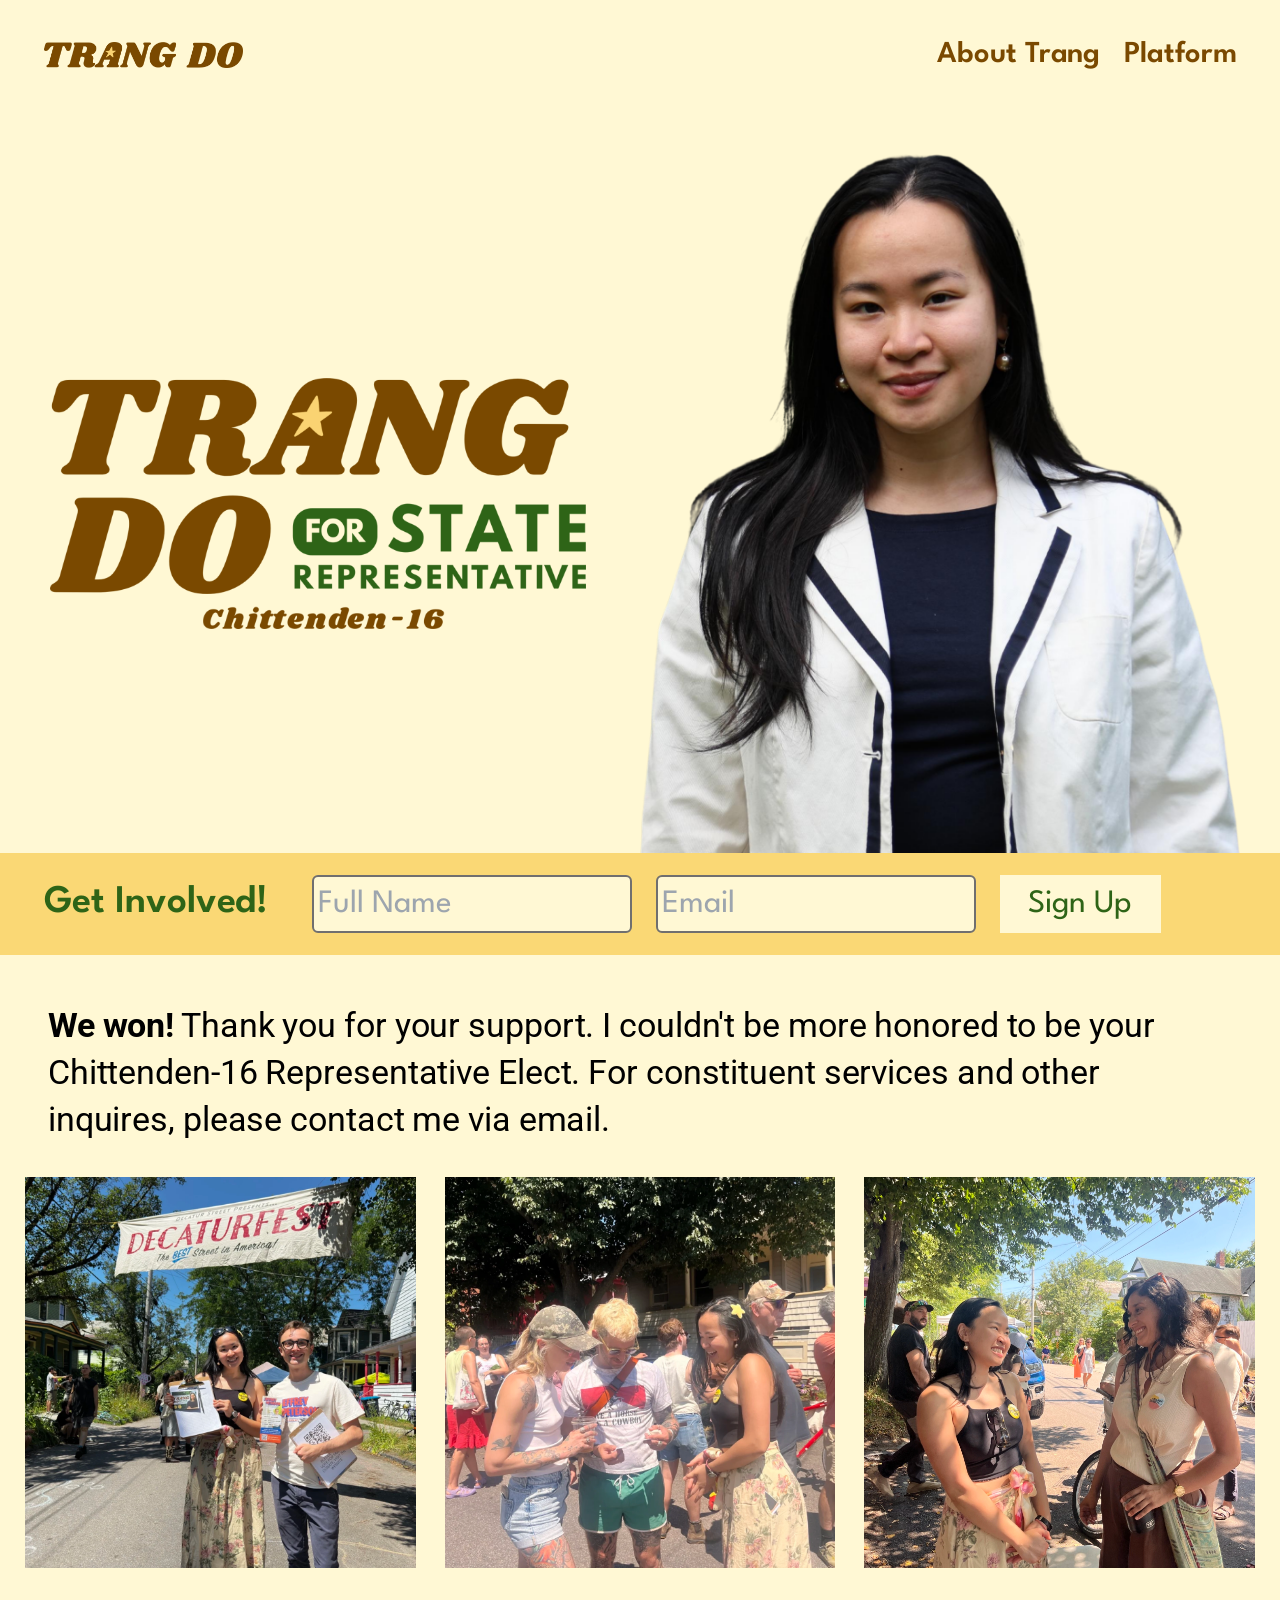
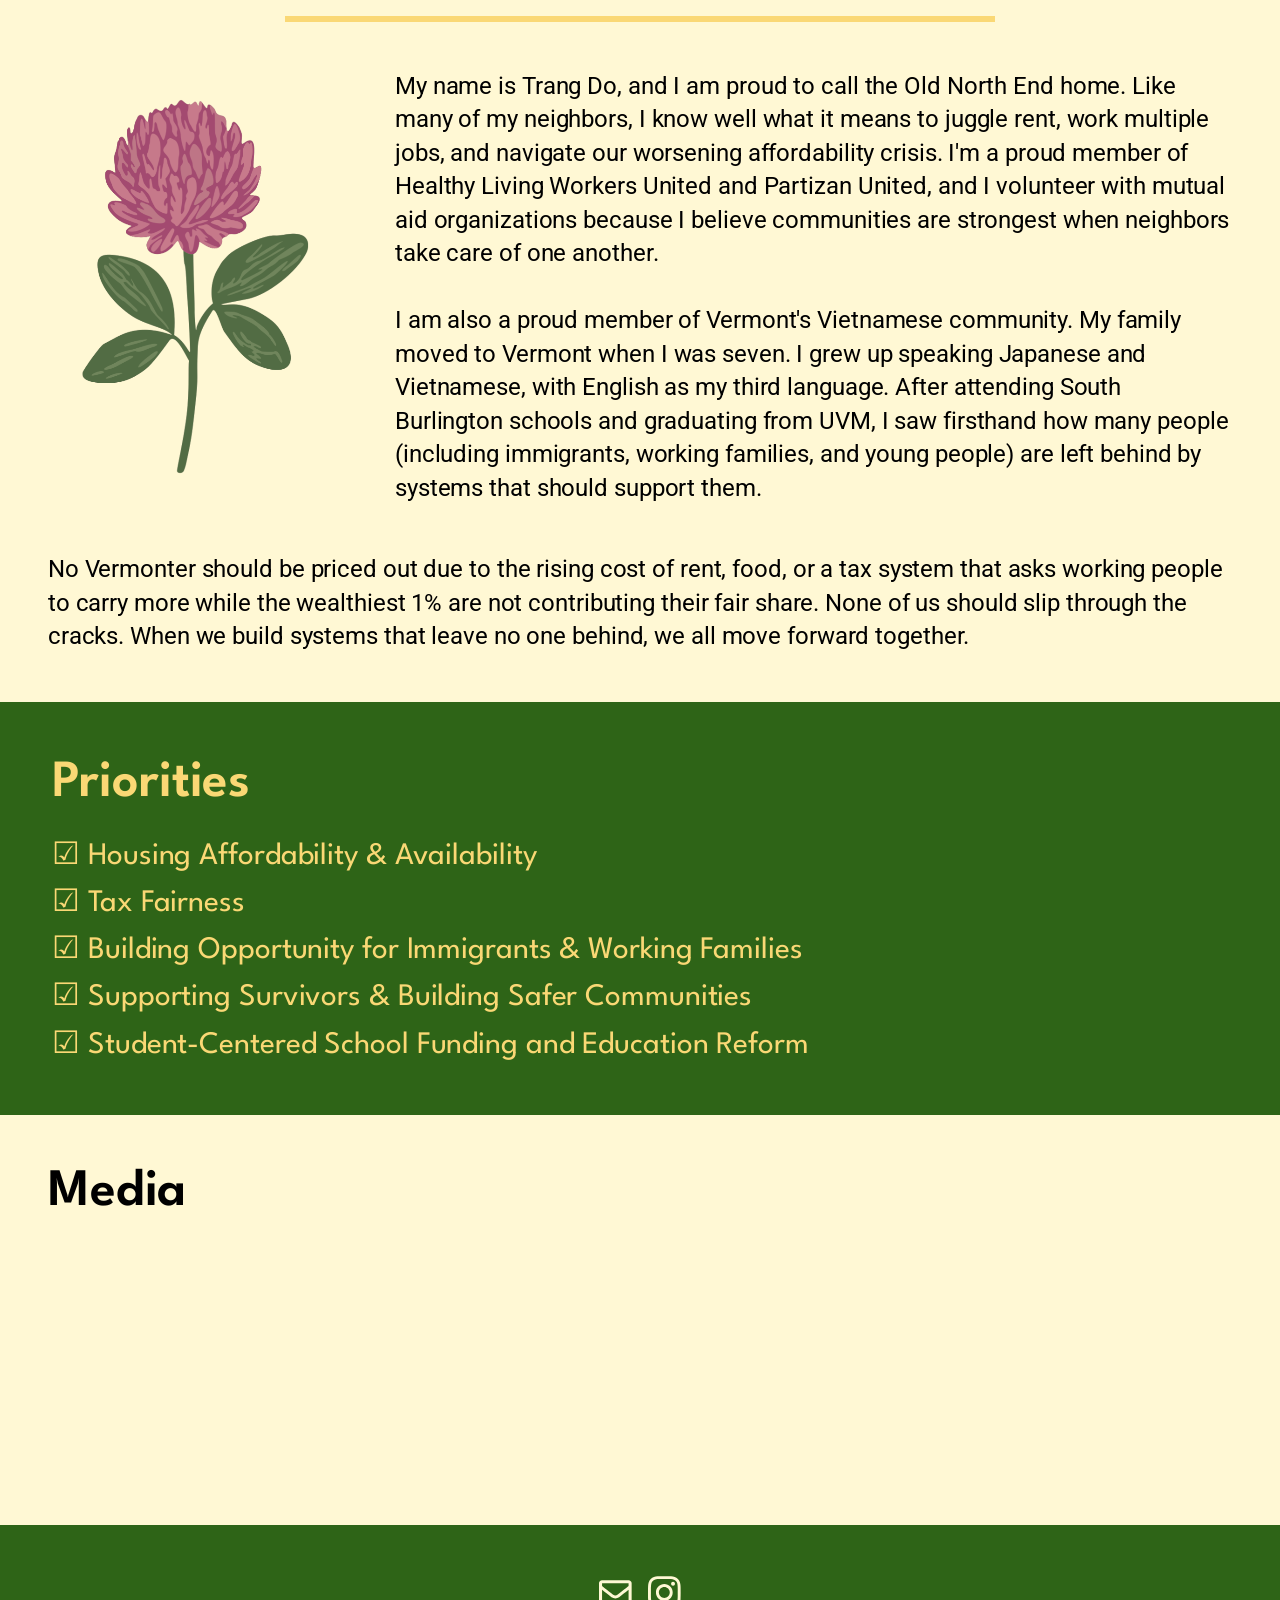
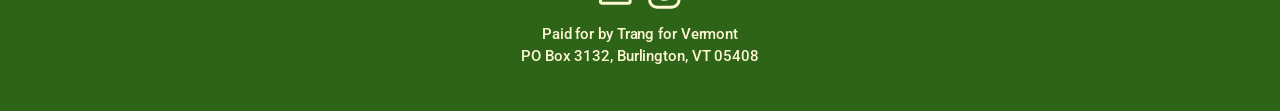
<file: index.html>
<!DOCTYPE html>
<html lang="en-US">
<head>
	<meta charset="UTF-8">
	<meta name="viewport" content="width=device-width, initial-scale=1.0, viewport-fit=cover" />			<title>
			Trang Do for State Representative		</title>
		<meta name="viewport" content="width=device-width, initial-scale=1" />
<meta name='robots' content='max-image-preview:large' />
<title>Trang Do for State Representative</title>
<style id="wp-img-auto-sizes-contain-inline-css">
img:is([sizes=auto i],[sizes^="auto," i]){contain-intrinsic-size:3000px 1500px}
/*# sourceURL=wp-img-auto-sizes-contain-inline-css */
</style>
<style id="wp-emoji-styles-inline-css">

	img.wp-smiley, img.emoji {
		display: inline !important;
		border: none !important;
		box-shadow: none !important;
		height: 1em !important;
		width: 1em !important;
		margin: 0 0.07em !important;
		vertical-align: -0.1em !important;
		background: none !important;
		padding: 0 !important;
	}
/*# sourceURL=wp-emoji-styles-inline-css */
</style>
<style id="wp-block-library-inline-css">
:root{--wp-block-synced-color:#7a00df;--wp-block-synced-color--rgb:122,0,223;--wp-bound-block-color:var(--wp-block-synced-color);--wp-editor-canvas-background:#ddd;--wp-admin-theme-color:#007cba;--wp-admin-theme-color--rgb:0,124,186;--wp-admin-theme-color-darker-10:#006ba1;--wp-admin-theme-color-darker-10--rgb:0,107,160.5;--wp-admin-theme-color-darker-20:#005a87;--wp-admin-theme-color-darker-20--rgb:0,90,135;--wp-admin-border-width-focus:2px}@media (min-resolution:192dpi){:root{--wp-admin-border-width-focus:1.5px}}.wp-element-button{cursor:pointer}:root .has-very-light-gray-background-color{background-color:#eee}:root .has-very-dark-gray-background-color{background-color:#313131}:root .has-very-light-gray-color{color:#eee}:root .has-very-dark-gray-color{color:#313131}:root .has-vivid-green-cyan-to-vivid-cyan-blue-gradient-background{background:linear-gradient(135deg,#00d084,#0693e3)}:root .has-purple-crush-gradient-background{background:linear-gradient(135deg,#34e2e4,#4721fb 50%,#ab1dfe)}:root .has-hazy-dawn-gradient-background{background:linear-gradient(135deg,#faaca8,#dad0ec)}:root .has-subdued-olive-gradient-background{background:linear-gradient(135deg,#fafae1,#67a671)}:root .has-atomic-cream-gradient-background{background:linear-gradient(135deg,#fdd79a,#004a59)}:root .has-nightshade-gradient-background{background:linear-gradient(135deg,#330968,#31cdcf)}:root .has-midnight-gradient-background{background:linear-gradient(135deg,#020381,#2874fc)}:root{--wp--preset--font-size--normal:16px;--wp--preset--font-size--huge:42px}.has-regular-font-size{font-size:1em}.has-larger-font-size{font-size:2.625em}.has-normal-font-size{font-size:var(--wp--preset--font-size--normal)}.has-huge-font-size{font-size:var(--wp--preset--font-size--huge)}:root .has-text-align-center{text-align:center}:root .has-text-align-left{text-align:left}:root .has-text-align-right{text-align:right}.has-fit-text{white-space:nowrap!important}#end-resizable-editor-section{display:none}.aligncenter{clear:both}.items-justified-left{justify-content:flex-start}.items-justified-center{justify-content:center}.items-justified-right{justify-content:flex-end}.items-justified-space-between{justify-content:space-between}.screen-reader-text{word-wrap:normal!important;border:0;clip-path:inset(50%);height:1px;margin:-1px;overflow:hidden;padding:0;position:absolute;width:1px;word-break:normal!important}.screen-reader-text:focus{background-color:#ddd;clip-path:none;color:#444;display:block;font-size:1em;height:auto;left:5px;line-height:normal;padding:15px 23px 14px;text-decoration:none;top:5px;width:auto;z-index:100000}html :where(.has-border-color){border-style:solid}html :where([style^=border-color],[style*=";border-color"],[style*="; border-color"]){border-style:solid}html :where([style^=border-top-color],[style*=";border-top-color"],[style*="; border-top-color"]){border-top-style:solid}html :where([style^=border-right-color],[style*=";border-right-color"],[style*="; border-right-color"]){border-right-style:solid}html :where([style^=border-bottom-color],[style*=";border-bottom-color"],[style*="; border-bottom-color"]){border-bottom-style:solid}html :where([style^=border-left-color],[style*=";border-left-color"],[style*="; border-left-color"]){border-left-style:solid}html :where([style^=border-width],[style*=";border-width"],[style*="; border-width"]){border-style:solid}html :where([style^=border-top-width],[style*=";border-top-width"],[style*="; border-top-width"]){border-top-style:solid}html :where([style^=border-right-width],[style*=";border-right-width"],[style*="; border-right-width"]){border-right-style:solid}html :where([style^=border-bottom-width],[style*=";border-bottom-width"],[style*="; border-bottom-width"]){border-bottom-style:solid}html :where([style^=border-left-width],[style*=";border-left-width"],[style*="; border-left-width"]){border-left-style:solid}html :where(img[class*=wp-image-]){height:auto;max-width:100%}:where(figure){margin:0 0 1em}html :where(.is-position-sticky){--wp-admin--admin-bar--position-offset:var(--wp-admin--admin-bar--height,0px)}@media screen and (max-width:600px){html :where(.is-position-sticky){--wp-admin--admin-bar--position-offset:0px}}
/*# sourceURL=/wp-includes/css/dist/block-library/common.min.css */
</style>
<style id="global-styles-inline-css">
:root{--wp--preset--aspect-ratio--square: 1;--wp--preset--aspect-ratio--4-3: 4/3;--wp--preset--aspect-ratio--3-4: 3/4;--wp--preset--aspect-ratio--3-2: 3/2;--wp--preset--aspect-ratio--2-3: 2/3;--wp--preset--aspect-ratio--16-9: 16/9;--wp--preset--aspect-ratio--9-16: 9/16;--wp--preset--color--black: #000000;--wp--preset--color--cyan-bluish-gray: #abb8c3;--wp--preset--color--white: #ffffff;--wp--preset--color--pale-pink: #f78da7;--wp--preset--color--vivid-red: #cf2e2e;--wp--preset--color--luminous-vivid-orange: #ff6900;--wp--preset--color--luminous-vivid-amber: #fcb900;--wp--preset--color--light-green-cyan: #7bdcb5;--wp--preset--color--vivid-green-cyan: #00d084;--wp--preset--color--pale-cyan-blue: #8ed1fc;--wp--preset--color--vivid-cyan-blue: #0693e3;--wp--preset--color--vivid-purple: #9b51e0;--wp--preset--color--base: #FFFFFF;--wp--preset--color--contrast: #111111;--wp--preset--color--accent-1: #FFEE58;--wp--preset--color--accent-2: #F6CFF4;--wp--preset--color--accent-3: #503AA8;--wp--preset--color--accent-4: #686868;--wp--preset--color--accent-5: #FBFAF3;--wp--preset--color--accent-6: color-mix(in srgb, currentColor 20%, transparent);--wp--preset--gradient--vivid-cyan-blue-to-vivid-purple: linear-gradient(135deg,rgb(6,147,227) 0%,rgb(155,81,224) 100%);--wp--preset--gradient--light-green-cyan-to-vivid-green-cyan: linear-gradient(135deg,rgb(122,220,180) 0%,rgb(0,208,130) 100%);--wp--preset--gradient--luminous-vivid-amber-to-luminous-vivid-orange: linear-gradient(135deg,rgb(252,185,0) 0%,rgb(255,105,0) 100%);--wp--preset--gradient--luminous-vivid-orange-to-vivid-red: linear-gradient(135deg,rgb(255,105,0) 0%,rgb(207,46,46) 100%);--wp--preset--gradient--very-light-gray-to-cyan-bluish-gray: linear-gradient(135deg,rgb(238,238,238) 0%,rgb(169,184,195) 100%);--wp--preset--gradient--cool-to-warm-spectrum: linear-gradient(135deg,rgb(74,234,220) 0%,rgb(151,120,209) 20%,rgb(207,42,186) 40%,rgb(238,44,130) 60%,rgb(251,105,98) 80%,rgb(254,248,76) 100%);--wp--preset--gradient--blush-light-purple: linear-gradient(135deg,rgb(255,206,236) 0%,rgb(152,150,240) 100%);--wp--preset--gradient--blush-bordeaux: linear-gradient(135deg,rgb(254,205,165) 0%,rgb(254,45,45) 50%,rgb(107,0,62) 100%);--wp--preset--gradient--luminous-dusk: linear-gradient(135deg,rgb(255,203,112) 0%,rgb(199,81,192) 50%,rgb(65,88,208) 100%);--wp--preset--gradient--pale-ocean: linear-gradient(135deg,rgb(255,245,203) 0%,rgb(182,227,212) 50%,rgb(51,167,181) 100%);--wp--preset--gradient--electric-grass: linear-gradient(135deg,rgb(202,248,128) 0%,rgb(113,206,126) 100%);--wp--preset--gradient--midnight: linear-gradient(135deg,rgb(2,3,129) 0%,rgb(40,116,252) 100%);--wp--preset--font-size--small: 0.875rem;--wp--preset--font-size--medium: clamp(1rem, 1rem + ((1vw - 0.2rem) * 0.196), 1.125rem);--wp--preset--font-size--large: clamp(1.125rem, 1.125rem + ((1vw - 0.2rem) * 0.392), 1.375rem);--wp--preset--font-size--x-large: clamp(1.75rem, 1.75rem + ((1vw - 0.2rem) * 0.392), 2rem);--wp--preset--font-size--xx-large: clamp(2.15rem, 2.15rem + ((1vw - 0.2rem) * 1.333), 3rem);--wp--preset--font-family--manrope: Manrope, sans-serif;--wp--preset--font-family--fira-code: "Fira Code", monospace;--wp--preset--spacing--20: 10px;--wp--preset--spacing--30: 20px;--wp--preset--spacing--40: 30px;--wp--preset--spacing--50: clamp(30px, 5vw, 50px);--wp--preset--spacing--60: clamp(30px, 7vw, 70px);--wp--preset--spacing--70: clamp(50px, 7vw, 90px);--wp--preset--spacing--80: clamp(70px, 10vw, 140px);--wp--preset--shadow--natural: 6px 6px 9px rgba(0, 0, 0, 0.2);--wp--preset--shadow--deep: 12px 12px 50px rgba(0, 0, 0, 0.4);--wp--preset--shadow--sharp: 6px 6px 0px rgba(0, 0, 0, 0.2);--wp--preset--shadow--outlined: 6px 6px 0px -3px rgb(255, 255, 255), 6px 6px rgb(0, 0, 0);--wp--preset--shadow--crisp: 6px 6px 0px rgb(0, 0, 0);}.wp-block-button{--wp--preset--dimension--25: 25%;--wp--preset--dimension--50: 50%;--wp--preset--dimension--75: 75%;--wp--preset--dimension--100: 100%;}:root { --wp--style--global--content-size: 645px;--wp--style--global--wide-size: 1340px; }:where(body) { margin: 0; }.wp-site-blocks { padding-top: var(--wp--style--root--padding-top); padding-bottom: var(--wp--style--root--padding-bottom); }.has-global-padding { padding-right: var(--wp--style--root--padding-right); padding-left: var(--wp--style--root--padding-left); }.has-global-padding > .alignfull { margin-right: calc(var(--wp--style--root--padding-right) * -1); margin-left: calc(var(--wp--style--root--padding-left) * -1); }.has-global-padding :where(:not(.alignfull.is-layout-flow) > .has-global-padding:not(.wp-block-block, .alignfull)) { padding-right: 0; padding-left: 0; }.has-global-padding :where(:not(.alignfull.is-layout-flow) > .has-global-padding:not(.wp-block-block, .alignfull)) > .alignfull { margin-left: 0; margin-right: 0; }.wp-site-blocks > .alignleft { float: left; margin-right: 2em; }.wp-site-blocks > .alignright { float: right; margin-left: 2em; }.wp-site-blocks > .aligncenter { justify-content: center; margin-left: auto; margin-right: auto; }:where(.wp-site-blocks) > * { margin-block-start: 1.2rem; margin-block-end: 0; }:where(.wp-site-blocks) > :first-child { margin-block-start: 0; }:where(.wp-site-blocks) > :last-child { margin-block-end: 0; }:root { --wp--style--block-gap: 1.2rem; }:root :where(.is-layout-flow) > :first-child{margin-block-start: 0;}:root :where(.is-layout-flow) > :last-child{margin-block-end: 0;}:root :where(.is-layout-flow) > *{margin-block-start: 1.2rem;margin-block-end: 0;}:root :where(.is-layout-constrained) > :first-child{margin-block-start: 0;}:root :where(.is-layout-constrained) > :last-child{margin-block-end: 0;}:root :where(.is-layout-constrained) > *{margin-block-start: 1.2rem;margin-block-end: 0;}:root :where(.is-layout-flex){gap: 1.2rem;}:root :where(.is-layout-grid){gap: 1.2rem;}.is-layout-flow > .alignleft{float: left;margin-inline-start: 0;margin-inline-end: 2em;}.is-layout-flow > .alignright{float: right;margin-inline-start: 2em;margin-inline-end: 0;}.is-layout-flow > .aligncenter{margin-left: auto !important;margin-right: auto !important;}.is-layout-constrained > .alignleft{float: left;margin-inline-start: 0;margin-inline-end: 2em;}.is-layout-constrained > .alignright{float: right;margin-inline-start: 2em;margin-inline-end: 0;}.is-layout-constrained > .aligncenter{margin-left: auto !important;margin-right: auto !important;}.is-layout-constrained > :where(:not(.alignleft):not(.alignright):not(.alignfull)){max-width: var(--wp--style--global--content-size);margin-left: auto !important;margin-right: auto !important;}.is-layout-constrained > .alignwide{max-width: var(--wp--style--global--wide-size);}body .is-layout-flex{display: flex;}.is-layout-flex{flex-wrap: wrap;align-items: center;}.is-layout-flex > :is(*, div){margin: 0;}body .is-layout-grid{display: grid;}.is-layout-grid > :is(*, div){margin: 0;}body{background-color: var(--wp--preset--color--base);color: var(--wp--preset--color--contrast);font-family: var(--wp--preset--font-family--manrope);font-size: var(--wp--preset--font-size--large);font-weight: 300;letter-spacing: -0.1px;line-height: 1.4;--wp--style--root--padding-top: 0px;--wp--style--root--padding-right: var(--wp--preset--spacing--50);--wp--style--root--padding-bottom: 0px;--wp--style--root--padding-left: var(--wp--preset--spacing--50);}a:where(:not(.wp-element-button)){color: currentColor;}:root :where(a:where(:not(.wp-element-button)):hover){text-decoration: none;}h1, h2, h3, h4, h5, h6{font-weight: 400;letter-spacing: -0.1px;line-height: 1.125;}h1{font-size: var(--wp--preset--font-size--xx-large);}h2{font-size: var(--wp--preset--font-size--x-large);}h3{font-size: var(--wp--preset--font-size--large);}h4{font-size: var(--wp--preset--font-size--medium);}h5{font-size: var(--wp--preset--font-size--small);letter-spacing: 0.5px;}h6{font-size: var(--wp--preset--font-size--small);font-weight: 700;letter-spacing: 1.4px;text-transform: uppercase;}:root :where(.wp-element-button, .wp-block-button__link){background-color: var(--wp--preset--color--contrast);border-width: 0;color: var(--wp--preset--color--base);font-family: inherit;font-size: var(--wp--preset--font-size--medium);font-style: inherit;font-weight: inherit;letter-spacing: inherit;line-height: inherit;padding-top: 1rem;padding-right: 2.25rem;padding-bottom: 1rem;padding-left: 2.25rem;text-decoration: none;text-transform: inherit;}:root :where(.wp-element-button:hover, .wp-block-button__link:hover){background-color: color-mix(in srgb, var(--wp--preset--color--contrast) 85%, transparent);border-color: transparent;color: var(--wp--preset--color--base);}:root :where(.wp-element-button:focus, .wp-block-button__link:focus){outline-color: var(--wp--preset--color--accent-4);outline-offset: 2px;}:root :where(.wp-element-caption, .wp-block-audio figcaption, .wp-block-embed figcaption, .wp-block-gallery figcaption, .wp-block-image figcaption, .wp-block-table figcaption, .wp-block-video figcaption){font-size: var(--wp--preset--font-size--small);line-height: 1.4;}.has-black-color{color: var(--wp--preset--color--black) !important;}.has-cyan-bluish-gray-color{color: var(--wp--preset--color--cyan-bluish-gray) !important;}.has-white-color{color: var(--wp--preset--color--white) !important;}.has-pale-pink-color{color: var(--wp--preset--color--pale-pink) !important;}.has-vivid-red-color{color: var(--wp--preset--color--vivid-red) !important;}.has-luminous-vivid-orange-color{color: var(--wp--preset--color--luminous-vivid-orange) !important;}.has-luminous-vivid-amber-color{color: var(--wp--preset--color--luminous-vivid-amber) !important;}.has-light-green-cyan-color{color: var(--wp--preset--color--light-green-cyan) !important;}.has-vivid-green-cyan-color{color: var(--wp--preset--color--vivid-green-cyan) !important;}.has-pale-cyan-blue-color{color: var(--wp--preset--color--pale-cyan-blue) !important;}.has-vivid-cyan-blue-color{color: var(--wp--preset--color--vivid-cyan-blue) !important;}.has-vivid-purple-color{color: var(--wp--preset--color--vivid-purple) !important;}.has-base-color{color: var(--wp--preset--color--base) !important;}.has-contrast-color{color: var(--wp--preset--color--contrast) !important;}.has-accent-1-color{color: var(--wp--preset--color--accent-1) !important;}.has-accent-2-color{color: var(--wp--preset--color--accent-2) !important;}.has-accent-3-color{color: var(--wp--preset--color--accent-3) !important;}.has-accent-4-color{color: var(--wp--preset--color--accent-4) !important;}.has-accent-5-color{color: var(--wp--preset--color--accent-5) !important;}.has-accent-6-color{color: var(--wp--preset--color--accent-6) !important;}.has-black-background-color{background-color: var(--wp--preset--color--black) !important;}.has-cyan-bluish-gray-background-color{background-color: var(--wp--preset--color--cyan-bluish-gray) !important;}.has-white-background-color{background-color: var(--wp--preset--color--white) !important;}.has-pale-pink-background-color{background-color: var(--wp--preset--color--pale-pink) !important;}.has-vivid-red-background-color{background-color: var(--wp--preset--color--vivid-red) !important;}.has-luminous-vivid-orange-background-color{background-color: var(--wp--preset--color--luminous-vivid-orange) !important;}.has-luminous-vivid-amber-background-color{background-color: var(--wp--preset--color--luminous-vivid-amber) !important;}.has-light-green-cyan-background-color{background-color: var(--wp--preset--color--light-green-cyan) !important;}.has-vivid-green-cyan-background-color{background-color: var(--wp--preset--color--vivid-green-cyan) !important;}.has-pale-cyan-blue-background-color{background-color: var(--wp--preset--color--pale-cyan-blue) !important;}.has-vivid-cyan-blue-background-color{background-color: var(--wp--preset--color--vivid-cyan-blue) !important;}.has-vivid-purple-background-color{background-color: var(--wp--preset--color--vivid-purple) !important;}.has-base-background-color{background-color: var(--wp--preset--color--base) !important;}.has-contrast-background-color{background-color: var(--wp--preset--color--contrast) !important;}.has-accent-1-background-color{background-color: var(--wp--preset--color--accent-1) !important;}.has-accent-2-background-color{background-color: var(--wp--preset--color--accent-2) !important;}.has-accent-3-background-color{background-color: var(--wp--preset--color--accent-3) !important;}.has-accent-4-background-color{background-color: var(--wp--preset--color--accent-4) !important;}.has-accent-5-background-color{background-color: var(--wp--preset--color--accent-5) !important;}.has-accent-6-background-color{background-color: var(--wp--preset--color--accent-6) !important;}.has-black-border-color{border-color: var(--wp--preset--color--black) !important;}.has-cyan-bluish-gray-border-color{border-color: var(--wp--preset--color--cyan-bluish-gray) !important;}.has-white-border-color{border-color: var(--wp--preset--color--white) !important;}.has-pale-pink-border-color{border-color: var(--wp--preset--color--pale-pink) !important;}.has-vivid-red-border-color{border-color: var(--wp--preset--color--vivid-red) !important;}.has-luminous-vivid-orange-border-color{border-color: var(--wp--preset--color--luminous-vivid-orange) !important;}.has-luminous-vivid-amber-border-color{border-color: var(--wp--preset--color--luminous-vivid-amber) !important;}.has-light-green-cyan-border-color{border-color: var(--wp--preset--color--light-green-cyan) !important;}.has-vivid-green-cyan-border-color{border-color: var(--wp--preset--color--vivid-green-cyan) !important;}.has-pale-cyan-blue-border-color{border-color: var(--wp--preset--color--pale-cyan-blue) !important;}.has-vivid-cyan-blue-border-color{border-color: var(--wp--preset--color--vivid-cyan-blue) !important;}.has-vivid-purple-border-color{border-color: var(--wp--preset--color--vivid-purple) !important;}.has-base-border-color{border-color: var(--wp--preset--color--base) !important;}.has-contrast-border-color{border-color: var(--wp--preset--color--contrast) !important;}.has-accent-1-border-color{border-color: var(--wp--preset--color--accent-1) !important;}.has-accent-2-border-color{border-color: var(--wp--preset--color--accent-2) !important;}.has-accent-3-border-color{border-color: var(--wp--preset--color--accent-3) !important;}.has-accent-4-border-color{border-color: var(--wp--preset--color--accent-4) !important;}.has-accent-5-border-color{border-color: var(--wp--preset--color--accent-5) !important;}.has-accent-6-border-color{border-color: var(--wp--preset--color--accent-6) !important;}.has-vivid-cyan-blue-to-vivid-purple-gradient-background{background: var(--wp--preset--gradient--vivid-cyan-blue-to-vivid-purple) !important;}.has-light-green-cyan-to-vivid-green-cyan-gradient-background{background: var(--wp--preset--gradient--light-green-cyan-to-vivid-green-cyan) !important;}.has-luminous-vivid-amber-to-luminous-vivid-orange-gradient-background{background: var(--wp--preset--gradient--luminous-vivid-amber-to-luminous-vivid-orange) !important;}.has-luminous-vivid-orange-to-vivid-red-gradient-background{background: var(--wp--preset--gradient--luminous-vivid-orange-to-vivid-red) !important;}.has-very-light-gray-to-cyan-bluish-gray-gradient-background{background: var(--wp--preset--gradient--very-light-gray-to-cyan-bluish-gray) !important;}.has-cool-to-warm-spectrum-gradient-background{background: var(--wp--preset--gradient--cool-to-warm-spectrum) !important;}.has-blush-light-purple-gradient-background{background: var(--wp--preset--gradient--blush-light-purple) !important;}.has-blush-bordeaux-gradient-background{background: var(--wp--preset--gradient--blush-bordeaux) !important;}.has-luminous-dusk-gradient-background{background: var(--wp--preset--gradient--luminous-dusk) !important;}.has-pale-ocean-gradient-background{background: var(--wp--preset--gradient--pale-ocean) !important;}.has-electric-grass-gradient-background{background: var(--wp--preset--gradient--electric-grass) !important;}.has-midnight-gradient-background{background: var(--wp--preset--gradient--midnight) !important;}.has-small-font-size{font-size: var(--wp--preset--font-size--small) !important;}.has-medium-font-size{font-size: var(--wp--preset--font-size--medium) !important;}.has-large-font-size{font-size: var(--wp--preset--font-size--large) !important;}.has-x-large-font-size{font-size: var(--wp--preset--font-size--x-large) !important;}.has-xx-large-font-size{font-size: var(--wp--preset--font-size--xx-large) !important;}.has-manrope-font-family{font-family: var(--wp--preset--font-family--manrope) !important;}.has-fira-code-font-family{font-family: var(--wp--preset--font-family--fira-code) !important;}
/*# sourceURL=global-styles-inline-css */
</style>
<style id="wp-block-template-skip-link-inline-css">
/*! This file is auto-generated */
.skip-link.screen-reader-text{border:0;clip-path:inset(50%);height:1px;margin:-1px;overflow:hidden;padding:0;position:absolute!important;width:1px;word-wrap:normal!important;word-break:normal!important}.skip-link.screen-reader-text:focus{background-color:#eee;clip-path:none;color:#444;display:block;font-size:1em;height:auto;left:5px;line-height:normal;padding:15px 23px 14px;text-decoration:none;top:5px;width:auto;z-index:100000}
/*# sourceURL=/wp-includes/css/wp-block-template-skip-link.min.css */
</style>
<style id="twentytwentyfive-style-inline-css">
a{text-decoration-thickness:1px!important;text-underline-offset:.1em}:where(.wp-site-blocks :focus){outline-width:2px;outline-style:solid}.wp-block-navigation .wp-block-navigation-submenu .wp-block-navigation-item:not(:last-child){margin-bottom:3px}.wp-block-navigation .wp-block-navigation-item .wp-block-navigation-item__content{outline-offset:4px}.wp-block-navigation .wp-block-navigation-item ul.wp-block-navigation__submenu-container .wp-block-navigation-item__content{outline-offset:0}blockquote,caption,figcaption,h1,h2,h3,h4,h5,h6,p{text-wrap:pretty}.more-link{display:block}:where(pre){overflow-x:auto}
/*# sourceURL=/wp-content/themes/twentytwentyfive/style.min.css */
</style>
<link rel='stylesheet' id='e-sticky-css' href='/wp-content/plugins/elementor-pro/assets/css/modules/sticky.min.css?ver=4.3.2' media='all' />
<link rel='stylesheet' id='e-motion-fx-css' href='/wp-content/plugins/elementor-pro/assets/css/modules/motion-fx.min.css?ver=4.3.2' media='all' />
<link rel='stylesheet' id='elementor-frontend-css' href='/wp-content/plugins/elementor/assets/css/frontend.min.css?ver=4.3.5' media='all' />
<style id="elementor-frontend-inline-css">
.e-heading-base a, .e-paragraph-base a { all: unset; cursor: pointer; }form[data-element_type="e-form"].form-state-success [data-element_type="e-form-success-message"],form[data-element_type="e-form"].form-state-error [data-element_type="e-form-error-message"]{ display: block; }.elementor-edit-mode [data-element_type="e-form-success-message"]:is(.elementor-element-editable, :has(.elementor-element-editable), :has(> .elementor-empty-view)),.elementor-edit-mode [data-element_type="e-form-error-message"]:is(.elementor-element-editable, :has(.elementor-element-editable), :has(> .elementor-empty-view)){ display: block; }.e-background-video { position: relative; overflow: hidden; }.e-background-video__media { position: absolute; inset: 0; width: 100%; height: 100%; object-fit: cover; pointer-events: none; z-index: 0; }.e-background-video__content { position: relative; z-index: 1; flex: 1 1 auto; }.elementor-edit-mode .e-background-video__content.e-atomic-element:has(> .elementor-empty-view) { display: flex; flex-direction: column; flex: 1 1 auto; min-height: 0; }.elementor-edit-mode .e-background-video__content.e-atomic-element:has(> .elementor-empty-view) > .elementor-empty-view.elementor-empty-view { position: relative; flex: 1 1 auto; min-height: 120px; height: auto; width: 100%; }.elementor-edit-mode .e-background-video__content.e-atomic-element:has(> .elementor-empty-view) > .elementor-empty-view > .elementor-first-add { position: absolute; inset: 0; width: 100%; height: 100%; }.e-background-video__controls { z-index: 2; }.e-background-video__play, .e-background-video__pause { appearance: none; -webkit-appearance: none; }.e-background-video.e-background-video--playing .e-background-video__play { display: none; }.e-background-video.e-background-video--paused .e-background-video__pause { display: none; }.e-background-video:not(.e-background-video--playing):not(.e-background-video--paused) .e-background-video__controls,.e-background-video:not(.e-background-video--playing):not(.e-background-video--paused) .e-background-video__play,.e-background-video:not(.e-background-video--playing):not(.e-background-video--paused) .e-background-video__pause { display: none; }.e-accordion-item-header-base { list-style: none; }.e-accordion-item-header-base::-webkit-details-marker { display: none; }.e-accordion-item-base { interpolate-size: allow-keywords; }.e-accordion-item-base::details-content {block-size: 0; overflow: hidden;transition: block-size .3s ease, content-visibility .3s ease allow-discrete;}.e-accordion-item-base[open]::details-content { block-size: auto; }.e-accordion-item-icon-base.e-accordion-item-icon-base .e-svg-base { width: auto; height: 100%; max-width: 100%; }.e-accordion-item-icon-base.e-accordion-item-icon-base .e-svg-base svg { width: auto !important; }.e-accordion-item-icon-base svg { transition: transform .3s ease; }.e-accordion-item-base[open] > summary .e-accordion-item-icon-base svg { transform: rotate(180deg); }
.e-form-textarea-base:not([data-resizable]) { resize: none; } .e-form-submit-button-base { cursor: pointer; box-sizing: border-box; }
/*# sourceURL=elementor-frontend-inline-css */
</style>
<link rel='stylesheet' id='elementor-post-6-css' href='/wp-content/uploads/elementor/css/post-6.css?ver=1794329970' media='all' />
<link rel='stylesheet' id='widget-heading-css' href='/wp-content/plugins/elementor/assets/css/widget-heading.min.css?ver=4.3.5' media='all' />
<link rel='stylesheet' id='elementor-post-11-css' href='/wp-content/uploads/elementor/css/post-11.css?ver=1794412508' media='all' />
<link rel='stylesheet' id='base-desktop-css' href='/wp-content/uploads/elementor/css/base-desktop.css?ver=6af34d72e3e05' media='all' />
<link rel='stylesheet' id='local-44-frontend-desktop-css' href='/wp-content/uploads/elementor/css/local-44-frontend-desktop.css?ver=6af353f91c34c' media='all' />
<link rel='stylesheet' id='local-53-frontend-desktop-css' href='/wp-content/uploads/elementor/css/local-53-frontend-desktop.css?ver=6af48fb191d3f' media='all' />
<link rel='stylesheet' id='local-11-frontend-desktop-css' href='/wp-content/uploads/elementor/css/local-11-frontend-desktop.css?ver=6af48fdcd11d5' media='all' />
<link rel='stylesheet' id='local-44-frontend-tablet-css' href='/wp-content/uploads/elementor/css/local-44-frontend-tablet.css?ver=6af353f91c34c' media='(max-width:1024px)' />
<link rel='stylesheet' id='local-11-frontend-tablet-css' href='/wp-content/uploads/elementor/css/local-11-frontend-tablet.css?ver=6af48fdcd11d5' media='(max-width:1024px)' />
<link rel='stylesheet' id='base-mobile-css' href='/wp-content/uploads/elementor/css/base-mobile.css?ver=6af34d72e3e05' media='(max-width:767px)' />
<link rel='stylesheet' id='local-44-frontend-mobile-css' href='/wp-content/uploads/elementor/css/local-44-frontend-mobile.css?ver=6af353f91c34c' media='(max-width:767px)' />
<link rel='stylesheet' id='local-11-frontend-mobile-css' href='/wp-content/uploads/elementor/css/local-11-frontend-mobile.css?ver=6af48fdcd11d5' media='(max-width:767px)' />
<link rel='stylesheet' id='elementor-post-44-css' href='/wp-content/uploads/elementor/css/post-44.css?ver=1794331641' media='all' />
<link rel='stylesheet' id='elementor-post-53-css' href='/wp-content/uploads/elementor/css/post-53.css?ver=1794412465' media='all' />
<link rel='stylesheet' id='elementor-gf-shrikhand-css' href='https://fonts.googleapis.com/css?family=Shrikhand:100,100italic,200,200italic,300,300italic,400,400italic,500,500italic,600,600italic,700,700italic,800,800italic,900,900italic&#038;display=swap' media='all' />
<link rel='stylesheet' id='elementor-gf-leaguespartan-css' href='https://fonts.googleapis.com/css?family=League+Spartan:100,100italic,200,200italic,300,300italic,400,400italic,500,500italic,600,600italic,700,700italic,800,800italic,900,900italic&#038;display=swap' media='all' />
<link rel='stylesheet' id='elementor-gf-roboto-css' href='https://fonts.googleapis.com/css?family=Roboto:100,100italic,200,200italic,300,300italic,400,400italic,500,500italic,600,600italic,700,700italic,800,800italic,900,900italic&#038;display=swap' media='all' />
<link rel='stylesheet' id='elementor-gf-montserrat-css' href='https://fonts.googleapis.com/css?family=Montserrat:100,100italic,200,200italic,300,300italic,400,400italic,500,500italic,600,600italic,700,700italic,800,800italic,900,900italic&#038;display=swap' media='all' />
<script id="jquery-core-js" src="/wp-includes/js/jquery/jquery.min.js?ver=3.7.1"></script>
<script id="jquery-migrate-js" src="/wp-includes/js/jquery/jquery-migrate.min.js?ver=3.4.1"></script>
<meta name="generator" content="WordPress 7.1.4" />
<link rel="canonical" href="https://www.trangforvt.com/" />
<meta name="generator" content="Elementor 4.3.5; features: e_font_icon_svg, additional_custom_breakpoints; settings: css_print_method-external, google_font-enabled, font_display-swap">
			<style>
				.e-con.e-parent:nth-of-type(n+4):not(.e-lazyloaded):not(.e-no-lazyload),
				.e-con.e-parent:nth-of-type(n+4):not(.e-lazyloaded):not(.e-no-lazyload) * {
					background-image: none !important;
				}
				@media screen and (max-height: 1024px) {
					.e-con.e-parent:nth-of-type(n+3):not(.e-lazyloaded):not(.e-no-lazyload),
					.e-con.e-parent:nth-of-type(n+3):not(.e-lazyloaded):not(.e-no-lazyload) * {
						background-image: none !important;
					}
				}
				@media screen and (max-height: 640px) {
					.e-con.e-parent:nth-of-type(n+2):not(.e-lazyloaded):not(.e-no-lazyload),
					.e-con.e-parent:nth-of-type(n+2):not(.e-lazyloaded):not(.e-no-lazyload) * {
						background-image: none !important;
					}
				}
			</style>
			<style class="wp-fonts-local">
@font-face{font-family:Manrope;font-style:normal;font-weight:200 800;font-display:fallback;src:url('/wp-content/themes/twentytwentyfive/assets/fonts/manrope/Manrope-VariableFont_wght.woff2') format('woff2');}
@font-face{font-family:"Fira Code";font-style:normal;font-weight:300 700;font-display:fallback;src:url('/wp-content/themes/twentytwentyfive/assets/fonts/fira-code/FiraCode-VariableFont_wght.woff2') format('woff2');}
</style>
<link rel="icon" href="/wp-content/uploads/2026/07/flower-crop-1-150x150.png" sizes="32x32" />
<link rel="icon" href="/wp-content/uploads/2026/07/flower-crop-1.png" sizes="192x192" />
<link rel="apple-touch-icon" href="/wp-content/uploads/2026/07/flower-crop-1.png" />
<meta name="msapplication-TileImage" content="/wp-content/uploads/2026/07/flower-crop-1.png" />
</head>
<body class="home wp-singular page-template page-template-elementor_header_footer page page-id-11 wp-custom-logo wp-embed-responsive wp-theme-twentytwentyfive elementor-default elementor-template-full-width elementor-kit-6 elementor-page elementor-page-11">
		<header data-elementor-type="header" data-elementor-id="44" class="elementor elementor-44 elementor-location-header" data-elementor-post-type="elementor_library">
			<div class="elementor-element elementor-element-c793fdd e-flex e-con-boxed e-con e-parent" data-id="c793fdd" data-element_type="container" data-e-type="container" data-settings="{&quot;background_background&quot;:&quot;classic&quot;,&quot;motion_fx_motion_fx_scrolling&quot;:&quot;yes&quot;,&quot;sticky&quot;:&quot;top&quot;,&quot;motion_fx_devices&quot;:[&quot;desktop&quot;,&quot;tablet&quot;,&quot;mobile&quot;],&quot;sticky_on&quot;:[&quot;desktop&quot;,&quot;tablet&quot;,&quot;mobile&quot;],&quot;sticky_offset&quot;:0,&quot;sticky_effects_offset&quot;:0,&quot;sticky_anchor_link_offset&quot;:0}">
					<div class="e-con-inner">
		<div class="elementor-element elementor-element-7665ef7 e-con e-atomic-element e-flexbox-base e-default-div e-7665ef7-ce3466f " data-id="7665ef7" data-element_type="e-flexbox" data-e-type="e-flexbox" data-interaction-id="7665ef7">
    			<a href="/" target="_self" class="e-image-link-base e-default-a" data-interaction-id="af0e74e"
	><img fetchpriority="high" class="e-image-base e-default-img e-af0e74e-c92256c" id="151" src="/wp-content/uploads/2026/07/logo-brown-name-only-one-line-scaled.png" width="2560" height="327" srcset="/wp-content/uploads/2026/07/logo-brown-name-only-one-line-scaled.png 2560w, /wp-content/uploads/2026/07/logo-brown-name-only-one-line-1536x196.png 1536w, /wp-content/uploads/2026/07/logo-brown-name-only-one-line-2048x262.png 2048w" alt="Trang Do Logo"/>	</a>		<div class="elementor-element elementor-element-2f7bf4c e-con e-atomic-element e-flexbox-base e-default-div e-2f7bf4c-d44608f " data-id="2f7bf4c" data-element_type="e-flexbox" data-e-type="e-flexbox" data-interaction-id="2f7bf4c">
    			<a href="#about" target="_self" class="e-5c6f289-02c5cad e-button-base e-default-a" data-interaction-id="5c6f289">
	About Trang
</a>
					<a href="#platform" target="_self" class="e-505a487-815d092 e-button-base e-default-a" data-interaction-id="505a487">
	Platform
</a>
		
</div>

</div>
			</div>
				</div>
				</header>
				<div data-elementor-type="wp-page" data-elementor-id="11" class="elementor elementor-11" data-elementor-post-type="page">
				<div class="elementor-element elementor-element-f2d0965 e-con e-atomic-element e-flexbox-base e-default-div e-f2d0965-71e2bf5 " data-id="f2d0965" data-element_type="e-flexbox" data-e-type="e-flexbox" data-interaction-id="f2d0965">
    <div class="elementor-element elementor-element-8a19fa3 e-con e-atomic-element e-flexbox-base e-default-div e-8a19fa3-d162ea3 " data-id="8a19fa3" data-element_type="e-flexbox" data-e-type="e-flexbox" data-interaction-id="8a19fa3">
    <div class="elementor-element elementor-element-b10f9e0 e-con e-atomic-element e-flexbox-base e-default-div e-b10f9e0-81ff303 " data-id="b10f9e0" data-element_type="e-flexbox" data-e-type="e-flexbox" data-interaction-id="b10f9e0">
    			<h1 data-interaction-id="b5dc427" class="elementor-screen-only e-heading-base e-default-h1">Trang Do for Vermont State Representative</h1>
					<img decoding="async" class="e-image-base e-default-img e-c98352a-97c9d35" data-interaction-id="c98352a" id="184" src="/wp-content/uploads/2026/10/10_1-light-yellow.png" width="1807" height="845" srcset="/wp-content/uploads/2026/10/10_1-light-yellow.png 1807w, /wp-content/uploads/2026/10/10_1-light-yellow-1536x718.png 1536w" alt="Trang Do for Vermont State Representative Logo"/>		
</div>
			<img decoding="async" class="e-image-base e-default-img e-58a309c-f1b6609" data-interaction-id="58a309c" id="26" src="/wp-content/uploads/2026/07/95ac1f07-ffcf-4ae8-a117-1707502a4772.png" width="1399" height="1630" srcset="/wp-content/uploads/2026/07/95ac1f07-ffcf-4ae8-a117-1707502a4772.png 1399w, /wp-content/uploads/2026/07/95ac1f07-ffcf-4ae8-a117-1707502a4772-1318x1536.png 1318w" alt="Trang Do Portrait"/>		
</div>

</div>
<div class="elementor-element elementor-element-d81fbee e-flex e-con-boxed e-con e-parent" data-id="d81fbee" data-element_type="container" data-e-type="container" id="get-involved" data-settings="{&quot;background_background&quot;:&quot;classic&quot;}">
					<div class="e-con-inner">
				<div class="elementor-element elementor-element-a275f53 elementor-widget elementor-widget-heading" data-id="a275f53" data-element_type="widget" data-e-type="widget" data-widget_type="heading.default">
					<h2 class="elementor-heading-title elementor-size-default">Get Involved!</h2>				</div>
		<form class="e-con e-atomic-element e-form-base form-state-default e-default-form e-53e2996-881b912 "
      data-id="53e2996"
      data-element_type="e-form"
      data-e-type="e-form"
      data-interaction-id="53e2996"
      data-interactions="null"
      x-data="eForm53e2996"
      x-on:submit="submit"      aria-label="signup"
      data-form-name="signup"
            toolname="signup_53e2996"
      tooldescription="Submit&#x20;the&#x20;signup&#x20;form&#x20;with&#x20;the&#x20;provided&#x20;field&#x20;values.">
    			<input 
	id=signup_name
	name=signup_name
	class="e-9189ee3-cc34933 e-form-input-base e-default-input"
	type="text"
	data-interaction-id="9189ee3"
	 
	
	placeholder=Full&#x20;Name
	
	required
	
	autocomplete=off
/>
					<input 
	id=e-form-input-d74410e
	name=e-form-input-d74410e
	class="e-10c7129-f72a599 e-form-input-base e-default-input"
	type="email"
	data-interaction-id="10c7129"
	 
	
	placeholder=Email
	
	required
	
	autocomplete=email
/>
					<button 
	
	class="e-aeb0f63-8e0b34a e-form-submit-button-base e-default-button"
	type="submit"
	data-interaction-id="aeb0f63"
	
	
>Sign Up</button>
		<div class="e-con e-atomic-element e-form-success-message-base e-default-div e-c39bdb6-9d116bc message-success "
     tabindex="-1"
     data-id="c39bdb6"
     data-element_type="e-form-success-message"
     data-e-type="e-form-success-message"
     data-interaction-id="c39bdb6"
     aria-live="polite"
     >
    			<p class="e-714dd48-bd52c5a e-paragraph-base e-default-p" data-interaction-id="714dd48">Thank you!</p>
		
</div>
<div class="e-con e-atomic-element e-form-error-message-base e-default-div e-26bb772-d55dd78 message-error "
     tabindex="-1"
     data-id="26bb772"
     data-element_type="e-form-error-message"
     data-e-type="e-form-error-message"
     data-interaction-id="26bb772"
     role="alert"
     >
    			<p class="e-paragraph-base e-default-p" data-interaction-id="7129b86">We couldn’t process your submission, please try again</p>
		
</div>

</form>
			</div>
				</div>
		<div class="elementor-element elementor-element-7e6276b e-con e-atomic-element e-flexbox-base e-default-div e-7e6276b-37e830f " data-id="7e6276b" data-element_type="e-flexbox" data-e-type="e-flexbox" data-interaction-id="7e6276b" id="about">
    <div class="elementor-element elementor-element-4e3aa9b e-con e-atomic-element e-flexbox-base e-default-div e-4e3aa9b-d8c9709 " data-id="4e3aa9b" data-element_type="e-flexbox" data-e-type="e-flexbox" data-interaction-id="4e3aa9b">
    			<p class="e-dd4ee4b-807bc85 e-paragraph-base e-default-p" data-interaction-id="dd4ee4b"><strong>We won!</strong> Thank you for your support. I couldn't be more honored to be your Chittenden-16 Representative Elect. For constituent services and other inquires, please contact me via email.</p>
		<div class="elementor-element elementor-element-f9a6506 e-con e-atomic-element e-flexbox-base e-default-div e-f9a6506-ed32856 " data-id="f9a6506" data-element_type="e-flexbox" data-e-type="e-flexbox" data-interaction-id="f9a6506">
    			<img loading="lazy" decoding="async" class="e-image-base e-default-img e-e0c1408-3335f25" data-interaction-id="e0c1408" id="204" src="/wp-content/uploads/2026/11/IMG_8909.webp" width="2048" height="1536" srcset="/wp-content/uploads/2026/11/IMG_8909.webp 2048w, /wp-content/uploads/2026/11/IMG_8909-1536x1152.webp 1536w" alt="Trang Do and Jeffrey Peterson in the Old North End of Burlington"/>					<img loading="lazy" decoding="async" class="e-image-base e-default-img e-03bc6de-c7d1cdd" data-interaction-id="03bc6de" id="228" src="/wp-content/uploads/2026/11/IMG_8917.webp" width="2048" height="1536" srcset="/wp-content/uploads/2026/11/IMG_8917.webp 2048w, /wp-content/uploads/2026/11/IMG_8917-1536x1152.webp 1536w" alt="Trang Do with supporters in the Old North End of Burlington"/>					<img loading="lazy" decoding="async" class="e-image-base e-default-img e-30a9d67-39bbdaa" data-interaction-id="30a9d67" id="205" src="/wp-content/uploads/2026/11/IMG_8910.webp" width="1536" height="2048" srcset="/wp-content/uploads/2026/11/IMG_8910.webp 1536w" alt="Trang Do and Amanda Janoo in the Old North End of Burlington"/>		
</div>
			
<hr class="e-e53650b-772fe02 e-divider-base" data-interaction-id="e53650b" />
		<div class="elementor-element elementor-element-d807e34 e-con e-atomic-element e-flexbox-base e-default-div e-d807e34-0a9fe99 " data-id="d807e34" data-element_type="e-flexbox" data-e-type="e-flexbox" data-interaction-id="d807e34">
    			<img loading="lazy" decoding="async" class="e-image-base e-default-img e-2dec02c-34c057d" data-interaction-id="2dec02c" id="153" src="/wp-content/uploads/2026/07/flower-2.png" width="572" height="800" srcset="/wp-content/uploads/2026/07/flower-2.png 572w" alt="Image of a red clover flower"/>					<p class="e-paragraph-base e-default-p" data-interaction-id="7ca7aec">My name is Trang Do, and I am proud to call the Old North End home. Like many of my neighbors, I know well what it means to juggle rent, work multiple jobs, and navigate our worsening affordability crisis. I'm a proud member of Healthy Living Workers United and Partizan United, and I volunteer with mutual aid organizations because I believe communities are strongest when neighbors take care of one another.<br><br>I am also a proud member of Vermont's Vietnamese community. My family moved to Vermont when I was seven. I grew up speaking Japanese and Vietnamese, with English as my third language. After attending South Burlington schools and graduating from UVM, I saw firsthand how many people (including immigrants, working families, and young people) are left behind by systems that should support them.</p>
		
</div>
			<p class="e-a464e75-63eb13b e-paragraph-base e-default-p" data-interaction-id="a464e75">No Vermonter should be priced out due to the rising cost of rent, food, or a tax system that asks working people to carry more while the wealthiest 1% are not contributing their fair share. None of us should slip through the cracks. When we build systems that leave no one behind, we all move forward together.</p>
		
</div>

</div>
<div class="elementor-element elementor-element-65ead94 e-con e-atomic-element e-flexbox-base e-default-div e-65ead94-9c06dba " data-id="65ead94" data-element_type="e-flexbox" data-e-type="e-flexbox" data-interaction-id="65ead94" id="platform">
    <div class="elementor-element elementor-element-345c842 e-con e-atomic-element e-flexbox-base e-default-div e-345c842-5e0b3d5 " data-id="345c842" data-element_type="e-flexbox" data-e-type="e-flexbox" data-interaction-id="345c842">
    			<h2 data-interaction-id="0a9af15" class="e-0a9af15-a20d445 e-heading-base e-default-h2">Priorities</h2>
					<h3 data-interaction-id="b023094" class="e-b023094-f3f1ec8 e-heading-base e-default-h3">☑ Housing Affordability &amp; Availability</h3>
					<h3 data-interaction-id="f0a3ab4" class="e-f0a3ab4-23f2196 e-heading-base e-default-h3">☑ Tax Fairness</h3>
					<h3 data-interaction-id="58fb848" class="e-58fb848-edc6b1a e-heading-base e-default-h3">☑ Building Opportunity for Immigrants &amp; Working Families</h3>
					<h3 data-interaction-id="e8b30bd" class="e-e8b30bd-58b9709 e-heading-base e-default-h3">☑ Supporting Survivors &amp; Building Safer Communities</h3>
					<h3 data-interaction-id="52c250f" class="e-52c250f-ec9411d e-heading-base e-default-h3">☑ Student-Centered School Funding and Education Reform</h3>
		
</div>

</div>
<div class="elementor-element elementor-element-0d6923d e-con e-atomic-element e-flexbox-base e-default-div e-0d6923d-5682605 " data-id="0d6923d" data-element_type="e-flexbox" data-e-type="e-flexbox" data-interaction-id="0d6923d">
    <div class="elementor-element elementor-element-cd2c9ec e-con e-atomic-element e-flexbox-base e-default-div e-cd2c9ec-3a4785c " data-id="cd2c9ec" data-element_type="e-flexbox" data-e-type="e-flexbox" data-interaction-id="cd2c9ec">
    			<h2 data-interaction-id="f16b16a" class="e-f16b16a-3766196 e-heading-base e-default-h2">Media</h2>
		<div class="elementor-element elementor-element-f5eb228 e-con e-atomic-element e-flexbox-base e-default-div e-f5eb228-32037db " data-id="f5eb228" data-element_type="e-flexbox" data-e-type="e-flexbox" data-interaction-id="f5eb228">
    			<div data-id="50a45d1" data-interaction-id="50a45d1" data-e-type="e-youtube" class="e-youtube-base e-default-div" data-settings="&#x7B;&quot;source&quot;&#x3A;&quot;https&#x3A;&#x5C;&#x2F;&#x5C;&#x2F;www.youtube.com&#x5C;&#x2F;watch&#x3F;v&#x3D;-0d8HHCmns8&quot;,&quot;autoplay&quot;&#x3A;false,&quot;mute&quot;&#x3A;false,&quot;controls&quot;&#x3A;true,&quot;cc_load_policy&quot;&#x3A;false,&quot;loop&quot;&#x3A;false,&quot;rel&quot;&#x3A;false,&quot;start&quot;&#x3A;null,&quot;end&quot;&#x3A;null,&quot;privacy&quot;&#x3A;true,&quot;lazyload&quot;&#x3A;true&#x7D;"></div>
					<div data-id="099a6bf" data-interaction-id="099a6bf" data-e-type="e-youtube" class="e-youtube-base e-default-div" data-settings="&#x7B;&quot;source&quot;&#x3A;&quot;https&#x3A;&#x5C;&#x2F;&#x5C;&#x2F;www.youtube.com&#x5C;&#x2F;watch&#x3F;v&#x3D;OirIKTQDuU0&quot;,&quot;autoplay&quot;&#x3A;false,&quot;mute&quot;&#x3A;false,&quot;controls&quot;&#x3A;true,&quot;cc_load_policy&quot;&#x3A;false,&quot;loop&quot;&#x3A;false,&quot;rel&quot;&#x3A;false,&quot;start&quot;&#x3A;&quot;1010&quot;,&quot;end&quot;&#x3A;null,&quot;privacy&quot;&#x3A;true,&quot;lazyload&quot;&#x3A;true&#x7D;"></div>
					<div data-id="fa3c492" data-interaction-id="fa3c492" data-e-type="e-youtube" class="e-youtube-base e-default-div" data-settings="&#x7B;&quot;source&quot;&#x3A;&quot;https&#x3A;&#x5C;&#x2F;&#x5C;&#x2F;www.youtube.com&#x5C;&#x2F;watch&#x3F;v&#x3D;fHgr5BHMUuw&quot;,&quot;autoplay&quot;&#x3A;false,&quot;mute&quot;&#x3A;false,&quot;controls&quot;&#x3A;true,&quot;cc_load_policy&quot;&#x3A;false,&quot;loop&quot;&#x3A;false,&quot;rel&quot;&#x3A;false,&quot;start&quot;&#x3A;&quot;3595&quot;,&quot;end&quot;&#x3A;null,&quot;privacy&quot;&#x3A;true,&quot;lazyload&quot;&#x3A;true&#x7D;"></div>
		
</div>

</div>

</div>
		</div>
				<footer data-elementor-type="footer" data-elementor-id="53" class="elementor elementor-53 elementor-location-footer" data-elementor-post-type="elementor_library">
			<div class="elementor-element elementor-element-f1d607e e-con e-atomic-element e-flexbox-base e-default-div e-f1d607e-8cf806b " data-id="f1d607e" data-element_type="e-flexbox" data-e-type="e-flexbox" data-interaction-id="f1d607e">
    <div class="elementor-element elementor-element-8c9f572 e-con e-atomic-element e-flexbox-base e-default-div e-8c9f572-d926fcc " data-id="8c9f572" data-element_type="e-flexbox" data-e-type="e-flexbox" data-interaction-id="8c9f572">
    		<div class="elementor-element elementor-element-4d2acc2 elementor-view-default elementor-widget elementor-widget-icon" data-id="4d2acc2" data-element_type="widget" data-e-type="widget" data-widget_type="icon.default">
							<div class="elementor-icon-wrapper">
			<a class="elementor-icon" href="mailto:trangforvt@gmail.com" aria-label="Email">
			<svg aria-hidden="true" class="e-font-icon-svg e-far-envelope" viewBox="0 0 512 512" xmlns="http://www.w3.org/2000/svg"><path d="M464 64H48C21.49 64 0 85.49 0 112v288c0 26.51 21.49 48 48 48h416c26.51 0 48-21.49 48-48V112c0-26.51-21.49-48-48-48zm0 48v40.805c-22.422 18.259-58.168 46.651-134.587 106.49-16.841 13.247-50.201 45.072-73.413 44.701-23.208.375-56.579-31.459-73.413-44.701C106.18 199.465 70.425 171.067 48 152.805V112h416zM48 400V214.398c22.914 18.251 55.409 43.862 104.938 82.646 21.857 17.205 60.134 55.186 103.062 54.955 42.717.231 80.509-37.199 103.053-54.947 49.528-38.783 82.032-64.401 104.947-82.653V400H48z"></path></svg>			</a>
		</div>
						</div>
				<div class="elementor-element elementor-element-682b1c8 elementor-view-default elementor-widget elementor-widget-icon" data-id="682b1c8" data-element_type="widget" data-e-type="widget" data-widget_type="icon.default">
							<div class="elementor-icon-wrapper">
			<a class="elementor-icon" href="https://www.instagram.com/trangforvt/" aria-label="Instagram">
			<svg aria-hidden="true" class="e-font-icon-svg e-fab-instagram" viewBox="0 0 448 512" xmlns="http://www.w3.org/2000/svg"><path d="M224.1 141c-63.6 0-114.9 51.3-114.9 114.9s51.3 114.9 114.9 114.9S339 319.5 339 255.9 287.7 141 224.1 141zm0 189.6c-41.1 0-74.7-33.5-74.7-74.7s33.5-74.7 74.7-74.7 74.7 33.5 74.7 74.7-33.6 74.7-74.7 74.7zm146.4-194.3c0 14.9-12 26.8-26.8 26.8-14.9 0-26.8-12-26.8-26.8s12-26.8 26.8-26.8 26.8 12 26.8 26.8zm76.1 27.2c-1.7-35.9-9.9-67.7-36.2-93.9-26.2-26.2-58-34.4-93.9-36.2-37-2.1-147.9-2.1-184.9 0-35.8 1.7-67.6 9.9-93.9 36.1s-34.4 58-36.2 93.9c-2.1 37-2.1 147.9 0 184.9 1.7 35.9 9.9 67.7 36.2 93.9s58 34.4 93.9 36.2c37 2.1 147.9 2.1 184.9 0 35.9-1.7 67.7-9.9 93.9-36.2 26.2-26.2 34.4-58 36.2-93.9 2.1-37 2.1-147.8 0-184.8zM398.8 388c-7.8 19.6-22.9 34.7-42.6 42.6-29.5 11.7-99.5 9-132.1 9s-102.7 2.6-132.1-9c-19.6-7.8-34.7-22.9-42.6-42.6-11.7-29.5-9-99.5-9-132.1s-2.6-102.7 9-132.1c7.8-19.6 22.9-34.7 42.6-42.6 29.5-11.7 99.5-9 132.1-9s102.7-2.6 132.1 9c19.6 7.8 34.7 22.9 42.6 42.6 11.7 29.5 9 99.5 9 132.1s2.7 102.7-9 132.1z"></path></svg>			</a>
		</div>
						</div>
		
</div>
			<p class="e-1d2556c-32e1065 e-paragraph-base e-default-p" data-interaction-id="1d2556c">Paid for by Trang for Vermont<br>PO Box 3132, Burlington, VT 05408</p>
		
</div>
		</footer>
		
<script type="speculationrules">
{"prefetch":[{"source":"document","where":{"and":[{"href_matches":"/*"},{"not":{"href_matches":["/wp-*.php","/wp-admin/*","/wp-content/uploads/*","/wp-content/*","/wp-content/plugins/*","/wp-content/themes/twentytwentyfive/*","/*\\?(.+)"]}},{"not":{"selector_matches":"a[rel~=\"nofollow\"]"}},{"not":{"selector_matches":".no-prefetch, .no-prefetch a"}}]},"eagerness":"conservative"}]}
</script>
			<script>
				( () => {
					const lazyloadRunObserver = () => {
						const lazyloadBackgrounds = document.querySelectorAll( `.e-con.e-parent:not(.e-lazyloaded)` );
						const lazyloadBackgroundObserver = new IntersectionObserver( ( entries ) => {
							entries.forEach( ( entry ) => {
								if ( entry.isIntersecting ) {
									let lazyloadBackground = entry.target;
									if( lazyloadBackground ) {
										lazyloadBackground.classList.add( 'e-lazyloaded' );
									}
									lazyloadBackgroundObserver.unobserve( entry.target );
								}
							});
						}, { rootMargin: '200px 0px 200px 0px' } );
						lazyloadBackgrounds.forEach( ( lazyloadBackground ) => {
							lazyloadBackgroundObserver.observe( lazyloadBackground );
						} );
					};
					const events = [
						'DOMContentLoaded',
						'elementor/lazyload/observe',
					];
					events.forEach( ( event ) => {
						document.addEventListener( event, lazyloadRunObserver );
					} );
				} )();
			</script>
			<script id="e-sticky-js" src="/wp-content/plugins/elementor-pro/assets/lib/sticky/jquery.sticky.min.js?ver=4.3.2"></script>
<script id="elementor-webpack-runtime-js" src="/wp-content/plugins/elementor/assets/js/webpack.runtime.min.js?ver=4.3.5"></script>
<script id="elementor-frontend-modules-js" src="/wp-content/plugins/elementor/assets/js/frontend-modules.min.js?ver=4.3.5"></script>
<script id="jquery-ui-core-js-before">
jQuery.uiBackCompat = true;
//# sourceURL=jquery-ui-core-js-before
</script>
<script id="jquery-ui-core-js" src="/wp-includes/js/jquery/ui/core.min.js?ver=1.14.2"></script>
<script id="elementor-frontend-js-before">
var elementorFrontendConfig = {"environmentMode":{"edit":false,"wpPreview":false,"isScriptDebug":false},"i18n":{"shareOnFacebook":"Share on Facebook","shareOnX":"Share on X","pinIt":"Pin it","download":"Download","downloadImage":"Download image","fullscreen":"Fullscreen","zoom":"Zoom","share":"Share","playVideo":"Play Video","previous":"Previous","next":"Next","close":"Close","a11yCarouselPrevSlideMessage":"Previous slide","a11yCarouselNextSlideMessage":"Next slide","a11yCarouselFirstSlideMessage":"This is the first slide","a11yCarouselLastSlideMessage":"This is the last slide","a11yCarouselPaginationBulletMessage":"Go to slide"},"is_rtl":false,"breakpoints":{"xs":0,"sm":480,"md":768,"lg":1025,"xl":1440,"xxl":1600},"responsive":{"breakpoints":{"mobile":{"label":"Mobile Portrait","value":767,"default_value":767,"direction":"max","is_enabled":true},"mobile_extra":{"label":"Mobile Landscape","value":880,"default_value":880,"direction":"max","is_enabled":false},"tablet":{"label":"Tablet Portrait","value":1024,"default_value":1024,"direction":"max","is_enabled":true},"tablet_extra":{"label":"Tablet Landscape","value":1200,"default_value":1200,"direction":"max","is_enabled":false},"laptop":{"label":"Laptop","value":1366,"default_value":1366,"direction":"max","is_enabled":false},"widescreen":{"label":"Widescreen","value":2400,"default_value":2400,"direction":"min","is_enabled":false}},"hasCustomBreakpoints":false},"version":"4.3.5","is_static":false,"experimentalFeatures":{"e_font_icon_svg":true,"additional_custom_breakpoints":true,"container":true,"e_optimized_markup":true,"theme_builder_v2":true,"nested-elements":true,"e_atomic_elements":true,"e_opt_in_v4":true,"import-export-customization":true,"e_pro_atomic_form":true,"e_pro_collection_loop":true,"mega-menu":true},"urls":{"assets":"\/wp-content\/plugins\/elementor\/assets\/","ajaxurl":"\/wp-admin\/admin-ajax.php","uploadUrl":"\/wp-content\/uploads"},"nonces":{"floatingButtonsClickTracking":"8675d51ce0","atomicFormsSendForm":"a7bc47ce5f"},"swiperClass":"swiper","settings":{"page":[],"editorPreferences":[]},"kit":{"active_breakpoints":["viewport_mobile","viewport_tablet"],"global_image_lightbox":"yes","lightbox_enable_counter":"yes","lightbox_enable_fullscreen":"yes","lightbox_enable_zoom":"yes","lightbox_enable_share":"yes","lightbox_title_src":"title","lightbox_description_src":"description"},"post":{"id":11,"title":"Trang%20Do%20for%20State%20Representative","excerpt":"","featuredImage":"\/wp-content\/uploads\/2026\/07\/Screenshot-from-2026-07-25-10-22-12-1024x588.png"}};
//# sourceURL=elementor-frontend-js-before
</script>
<script id="elementor-frontend-js" src="/wp-content/plugins/elementor/assets/js/frontend.min.js?ver=4.3.5"></script>
<script id="elementor-v2-frontend-handlers-js" src="/wp-content/plugins/elementor/assets/js/packages/frontend-handlers/frontend-handlers.min.js?ver=4.3.5"></script>
<script id="elementor-v2-alpinejs-js" src="/wp-content/plugins/elementor/assets/js/packages/alpinejs/alpinejs.min.js?ver=4.3.5"></script>
<script id="elementor-v2-form-handlers-js" src="/wp-content/plugins/elementor/assets/js/atomic-widgets-form-handler.min.js?ver=4.3.5"></script>
<script id="elementor-youtube-handler-js" src="/wp-content/plugins/elementor/assets/js/youtube-handler.min.js?ver=4.3.5"></script>
<script async data-wp-strategy="async" fetchpriority="low" id="comment-reply-js" src="/wp-includes/js/comment-reply.min.js?ver=7.1.4"></script>
<script id="wp-hooks-js" src="/wp-includes/js/dist/hooks.min.js?ver=f0f188028580e8dc1255"></script>
<script id="wp-i18n-js" src="/wp-includes/js/dist/i18n.min.js?ver=1dfe7db3940c23ea9216"></script>
<script id="wp-i18n-js-after">
wp.i18n.setLocaleData( { 'text direction\u0004ltr': [ 'ltr' ] } );
//# sourceURL=wp-i18n-js-after
</script>
<script id="elementor-pro-frontend-js-before">
var ElementorProFrontendConfig = {"ajaxurl":"\/wp-admin\/admin-ajax.php","nonce":"37dbcae096","urls":{"assets":"\/wp-content\/plugins\/elementor-pro\/assets\/","rest":"\/wp-json\/"},"settings":{"lazy_load_background_images":true},"popup":{"hasPopUps":false},"shareButtonsNetworks":{"facebook":{"title":"Facebook","has_counter":true},"twitter":{"title":"Twitter"},"linkedin":{"title":"LinkedIn","has_counter":true},"pinterest":{"title":"Pinterest","has_counter":true},"reddit":{"title":"Reddit","has_counter":true},"vk":{"title":"VK","has_counter":true},"odnoklassniki":{"title":"OK","has_counter":true},"tumblr":{"title":"Tumblr"},"digg":{"title":"Digg"},"skype":{"title":"Skype"},"stumbleupon":{"title":"StumbleUpon","has_counter":true},"mix":{"title":"Mix"},"telegram":{"title":"Telegram"},"pocket":{"title":"Pocket","has_counter":true},"xing":{"title":"XING","has_counter":true},"whatsapp":{"title":"WhatsApp"},"email":{"title":"Email"},"print":{"title":"Print"},"x-twitter":{"title":"X"},"threads":{"title":"Threads"}},"facebook_sdk":{"lang":"en_US","app_id":""},"lottie":{"defaultAnimationUrl":"\/wp-content\/plugins\/elementor-pro\/modules\/lottie\/assets\/animations\/default.json"}};
//# sourceURL=elementor-pro-frontend-js-before
</script>
<script id="elementor-pro-frontend-js" src="/wp-content/plugins/elementor-pro/assets/js/frontend.min.js?ver=4.3.2"></script>
<script id="pro-elements-handlers-js" src="/wp-content/plugins/elementor-pro/assets/js/elements-handlers.min.js?ver=4.3.2"></script>
<script id="wp-emoji-settings" type="application/json">
{"baseUrl":"https://s.w.org/images/core/emoji/17.0.2/72x72/","ext":".png","svgUrl":"https://s.w.org/images/core/emoji/17.0.2/svg/","svgExt":".svg","source":{"concatemoji":"/wp-includes/js/wp-emoji-release.min.js?ver=7.1.4"}}
</script>
<script type="module">
/*! This file is auto-generated */
var e="script#wp-emoji-settings",t=document.querySelector(e);if(!(t instanceof HTMLScriptElement))throw new Error("Element missing: "+e);const r=JSON.parse(t.text),s=(window._wpemojiSettings=r,"wpEmojiSettingsSupports"),o=["flag","emoji"];function i(e){try{var t={supportTests:e,timestamp:(new Date).valueOf()};sessionStorage.setItem(s,JSON.stringify(t))}catch(e){}}function c(e,t,n){e.clearRect(0,0,e.canvas.width,e.canvas.height),e.fillText(t,0,0);t=new Uint32Array(e.getImageData(0,0,e.canvas.width,e.canvas.height).data);e.clearRect(0,0,e.canvas.width,e.canvas.height),e.fillText(n,0,0);const r=new Uint32Array(e.getImageData(0,0,e.canvas.width,e.canvas.height).data);return t.every((e,t)=>e===r[t])}function p(e,t){e.clearRect(0,0,e.canvas.width,e.canvas.height),e.fillText(t,0,0);var n=e.getImageData(16,16,1,1);for(let e=0;e<n.data.length;e++)if(0!==n.data[e])return!1;return!0}function u(e,t,n,r){switch(t){case"flag":return n(e,"\ud83c\udff3\ufe0f\u200d\u26a7\ufe0f","\ud83c\udff3\ufe0f\u200b\u26a7\ufe0f")?!1:!n(e,"\ud83c\udde8\ud83c\uddf6","\ud83c\udde8\u200b\ud83c\uddf6")&&!n(e,"\ud83c\udff4\udb40\udc67\udb40\udc62\udb40\udc65\udb40\udc6e\udb40\udc67\udb40\udc7f","\ud83c\udff4\u200b\udb40\udc67\u200b\udb40\udc62\u200b\udb40\udc65\u200b\udb40\udc6e\u200b\udb40\udc67\u200b\udb40\udc7f");case"emoji":return!r(e,"\ud83e\u1fac8")}return!1}function f(e,t,n,r){let a;const s=(a="undefined"!=typeof WorkerGlobalScope&&self instanceof WorkerGlobalScope?new OffscreenCanvas(300,150):document.createElement("canvas")).getContext("2d",{willReadFrequently:!0}),o=(s.textBaseline="top",s.font="600 32px Arial",{});return e.forEach(e=>{o[e]=t(s,e,n,r)}),o}function a(e){var t=document.createElement("script");t.src=e,t.defer=!0,document.head.appendChild(t)}r.supports={everything:!0,everythingExceptFlag:!0},new Promise(t=>{let n=function(){try{var e=JSON.parse(sessionStorage.getItem(s));if("object"==typeof e&&"number"==typeof e.timestamp&&(new Date).valueOf()<e.timestamp+604800&&"object"==typeof e.supportTests)return e.supportTests}catch(e){}return null}();if(!n){if("undefined"!=typeof Worker&&"undefined"!=typeof OffscreenCanvas&&"undefined"!=typeof URL&&URL.createObjectURL&&"undefined"!=typeof Blob)try{var e="postMessage("+f.toString()+"("+[JSON.stringify(o),u.toString(),c.toString(),p.toString()].join(",")+"));",r=new Blob([e],{type:"text/javascript"});const a=new Worker(URL.createObjectURL(r),{name:"wpTestEmojiSupports"});return void(a.onmessage=e=>{i(n=e.data),a.terminate(),t(n)})}catch(e){}i(n=f(o,u,c,p))}t(n)}).then(e=>{for(const n in e)r.supports[n]=e[n],r.supports.everything=r.supports.everything&&r.supports[n],"flag"!==n&&(r.supports.everythingExceptFlag=r.supports.everythingExceptFlag&&r.supports[n]);var t;r.supports.everythingExceptFlag=r.supports.everythingExceptFlag&&!r.supports.flag,r.supports.everything||((t=r.source||{}).concatemoji?a(t.concatemoji):t.wpemoji&&t.twemoji&&(a(t.twemoji),a(t.wpemoji)))});
//# sourceURL=/wp-includes/js/wp-emoji-loader.min.js
</script>

</body>
</html>
</file>
<file: wp-content/uploads/elementor/css/post-6.css>
.elementor-kit-6{--e-global-color-primary:#7A4900;--e-global-color-secondary:#2E6417;--e-global-color-text:#000000;--e-global-color-accent:#FAD875;--e-global-color-93b9758:#FFF8D4;--e-global-typography-primary-font-family:"Shrikhand";--e-global-typography-primary-font-size:2em;--e-global-typography-primary-font-weight:600;--e-global-typography-secondary-font-family:"League Spartan";--e-global-typography-secondary-font-size:1.5em;--e-global-typography-secondary-font-weight:400;--e-global-typography-text-font-family:"Roboto";--e-global-typography-text-font-size:1em;--e-global-typography-text-font-weight:400;--e-global-typography-accent-font-family:"League Spartan";--e-global-typography-accent-font-size:1em;--e-global-typography-accent-font-weight:500;}.elementor-section.elementor-section-boxed > .elementor-container{max-width:1140px;}.e-con{--container-max-width:1140px;}.elementor-widget:not(:last-child){--kit-widget-spacing:20px;}.elementor-element{--widgets-spacing:20px 20px;--widgets-spacing-row:20px;--widgets-spacing-column:20px;}{}h1.entry-title{display:var(--page-title-display);}.elementor-kit-6 e-page-transition{background-color:#FFBC7D;}@media(max-width:1024px){.elementor-section.elementor-section-boxed > .elementor-container{max-width:1024px;}.e-con{--container-max-width:1024px;}}@media(max-width:767px){.elementor-section.elementor-section-boxed > .elementor-container{max-width:767px;}.e-con{--container-max-width:767px;}}:root { --Primary:#7a4900; --Secondary:#2e6417; --Text:#000; --Accent:#fad875; --Header:Shrikhand; --Subhead:League Spartan; --Body:Roboto; --e-gv-f42c51a:#fff8d4; --Background:#fff8d4; }
</file>
<file: wp-content/uploads/elementor/css/post-11.css>
.elementor-11 .elementor-element.elementor-element-d81fbee{--display:flex;--flex-direction:row;--container-widget-width:calc( ( 1 - var( --container-widget-flex-grow ) ) * 100% );--container-widget-height:100%;--container-widget-flex-grow:1;--container-widget-align-self:stretch;--flex-wrap-mobile:wrap;--align-items:center;--gap:2em 2em;--row-gap:2em;--column-gap:2em;--padding-top:1em;--padding-bottom:1em;--padding-left:2em;--padding-right:2em;}.elementor-11 .elementor-element.elementor-element-d81fbee:not(.elementor-motion-effects-element-type-background), .elementor-11 .elementor-element.elementor-element-d81fbee > .elementor-motion-effects-container > .elementor-motion-effects-layer{background-color:var( --e-global-color-accent );}.elementor-widget-heading .elementor-heading-title{font-family:var( --e-global-typography-primary-font-family ), Sans-serif;font-size:var( --e-global-typography-primary-font-size );font-weight:var( --e-global-typography-primary-font-weight );color:var( --e-global-color-primary );}.elementor-11 .elementor-element.elementor-element-a275f53{margin:0em 0em calc(var(--kit-widget-spacing, 0px) + 0em) 0em;text-align:center;}.elementor-11 .elementor-element.elementor-element-a275f53 .elementor-heading-title{font-family:"League Spartan", Sans-serif;font-size:1.8em;font-weight:600;color:var( --e-global-color-secondary );}body.elementor-page-11:not(.elementor-motion-effects-element-type-background), body.elementor-page-11 > .elementor-motion-effects-container > .elementor-motion-effects-layer{background-color:var( --e-global-color-93b9758 );}:root{--page-title-display:none;}@media(max-width:1024px){.elementor-11 .elementor-element.elementor-element-d81fbee{--gap:1em 1em;--row-gap:1em;--column-gap:1em;--margin-top:0em;--margin-bottom:0em;--margin-left:0em;--margin-right:0em;--padding-top:1em;--padding-bottom:1em;--padding-left:2em;--padding-right:2em;}.elementor-widget-heading .elementor-heading-title{font-size:var( --e-global-typography-primary-font-size );}.elementor-11 .elementor-element.elementor-element-a275f53 .elementor-heading-title{font-size:1.4em;}}@media(min-width:768px){.elementor-11 .elementor-element.elementor-element-d81fbee{--content-width:1300px;}}@media(max-width:767px){.elementor-11 .elementor-element.elementor-element-d81fbee{--justify-content:center;--align-items:center;--container-widget-width:calc( ( 1 - var( --container-widget-flex-grow ) ) * 100% );--padding-top:1em;--padding-bottom:1em;--padding-left:1em;--padding-right:1em;}.elementor-widget-heading .elementor-heading-title{font-size:var( --e-global-typography-primary-font-size );}.elementor-11 .elementor-element.elementor-element-a275f53 .elementor-heading-title{font-size:1.8em;}}/* Start custom CSS */:root { --acc-offset: 95px; }            /* desktop: 85px header + 10px */
  @media (max-width: 767px) {
    :root { --acc-offset: 91px; }          /* mobile: 81px header + 10px */
  }
div { 
      scroll-margin-top: var(--acc-offset);
      }
form { 
    scroll-margin-top: var(--acc-offset); 
    
}/* End custom CSS */
</file>
<file: wp-content/uploads/elementor/css/base-desktop.css>
.elementor .e-div-block-base{min-width:30px;padding:10px;display:block;}.elementor .e-flexbox-base{padding:10px;display:flex;flex-direction:row;}.elementor .e-grid-base{column-gap:20px;padding:10px;display:grid;row-gap:20px;grid-template-columns:repeat(3, 1fr);grid-template-rows:repeat(2, 1fr);}.elementor .e-tabs-base{padding-block-start:0px;display:flex;flex-direction:column;gap:30px;}.elementor .e-tabs-menu-base{display:flex;justify-content:center;}.elementor .e-tab-base{width:160px;color:#0C0D0E;cursor:pointer;padding:8px;border-width:2px;border-color:#E0E0E0;border-style:solid;background-color:#FFFFFF;display:block;}.elementor .e-tab-base.e--selected{border-color:#0C0D0E;outline-width:0px;}.elementor .e-tab-base:focus{border-color:#0C0D0E;outline-width:0px;}.elementor .e-tab-base:hover,.elementor .e-tab-base:focus-visible{background-color:#E0E0E0;}.elementor .e-tabs-content-area-base{display:block;}.elementor .e-tab-content-base{min-width:30px;padding:10px;display:block;}.elementor .e-accordion-base{padding:0px;display:flex;flex-direction:column;}.elementor .e-accordion-item-base{padding:0px;display:block;}.elementor .e-accordion-item-header-base{cursor:pointer;padding:10px;display:flex;gap:8px;justify-content:space-between;align-items:center;}.elementor .e-accordion-item-title-base{padding:0px;}.elementor .e-accordion-item-icon-base{width:200px;height:20px;padding:0px;display:inline-flex;flex:0 0 auto;justify-content:flex-end;align-items:center;}.elementor .e-accordion-item-content-base{min-width:30px;padding:10px;display:block;}.elementor .e-background-video-base{width:100%;overflow:hidden;position:relative;padding:10px;display:flex;flex-direction:column;}.elementor .e-background-video-content-base{width:100%;position:relative;z-index:1;padding:0px;display:flex;flex-direction:column;flex:1 1 auto;}.elementor .e-background-video-controls-base{width:auto;position:absolute;inset-inline-end:20px;inset-block-end:20px;z-index:2;display:flex;gap:8px;}.elementor .e-background-video-play-base{cursor:pointer;padding:8px;border-style:none;background-color:transparent;display:inline-flex;justify-content:center;align-items:center;}.elementor .e-background-video-pause-base{cursor:pointer;padding:8px;border-style:none;background-color:transparent;display:inline-flex;justify-content:center;align-items:center;}.elementor .e-form-base{padding:20px;display:flex;flex-direction:row;gap:10px;flex-wrap:wrap;align-content:start;align-items:flex-start;}.elementor .e-form-base .e-form-checkbox-row{padding:0px;gap:8px;align-items:center;}.elementor .e-form-success-message-base{font-size:12px;color:#2F532E;text-align:center;padding:12px;background-color:#D4E9D6;display:none;}.elementor .e-form-error-message-base{font-size:12px;color:#870000;text-align:center;padding:12px;background-color:#ffdede;display:none;}.elementor .e-heading-base{margin:0px;}.elementor .e-heading-link-base{all:unset;cursor:pointer;}.elementor .e-image-link-base{width:fit-content;all:unset;cursor:pointer;display:inherit;}.elementor .e-image-base{display:block;}.elementor .e-paragraph-base{margin:0px;}.elementor .e-paragraph-link-base{all:unset;cursor:pointer;}.elementor .e-svg-base{width:65px;height:65px;display:inline-block;}.elementor .e-button-base{text-align:center;padding-block-start:12px;padding-block-end:12px;padding-inline-start:24px;padding-inline-end:24px;border-radius:2px;border-width:0px;background-color:#375EFB;display:inline-block;}.elementor .e-youtube-base{overflow:hidden;aspect-ratio:16/9;}.elementor .e-divider-base{width:100%;height:1px;border-width:0px;border-color:transparent;border-style:none;background-color:#000;}.elementor .e-self-hosted-video-base{max-width:100vw;aspect-ratio:16/9;display:inline-block;}.elementor .e-form-input-base{height:36px;font-size:12px;color:#0c0d0e;border-radius:0px;border-color:#D6D5D5;}.elementor .e-form-input-base:focus{border-color:#706F6F;outline-style:none;}.elementor .e-form-input-base::placeholder{color:#9DA5AE;}.elementor .e-form-label-base{font-size:14px;color:#0c0d0e;}.elementor .e-form-textarea-base{font-size:12px;border-radius:0px;border-color:#D6D5D5;}.elementor .e-form-textarea-base:focus{border-color:#706F6F;outline-style:none;}.elementor .e-form-textarea-base::placeholder{color:#9DA5AE;}.elementor .e-form-submit-button-base{color:#fff;padding-block-start:10px;padding-block-end:10px;padding-inline-start:28px;padding-inline-end:30px;border-radius:0px;border-width:0px;background-color:#000;display:flex;justify-content:center;align-items:center;}.elementor .e-form-submit-button-base:hover,.elementor .e-form-submit-button-base:focus-visible{background-color:#323232;}.elementor .e-form-checkbox-base{width:1.15em;height:1.15em;color:#ffffff;border-radius:0px;border-width:1px;border-color:#D6D5D5;border-style:solid;background-color:transparent;display:grid;justify-items:center;align-items:center;appearance:none;}.elementor .e-form-checkbox-base:focus{border-color:#706F6F;outline-style:none;}.elementor .e-form-checkbox-base:checked{background-color:#69727D;}.elementor .e-form-checkbox-base::before{width:65%;height:65%;background-color:currentColor;opacity:0%;transform-origin:0% 100% 0px;content:"";clip-path:polygon(14% 44%, 0 65%, 50% 100%, 100% 16%, 80% 0%, 43% 62%);}.elementor .e-form-checkbox-base:checked::before{opacity:100%;}.elementor .e-form-radio-button-base{width:1.15em;height:1.15em;color:#ffffff;border-radius:50%;border-width:1px;border-color:#D6D5D5;border-style:solid;background-color:transparent;display:grid;justify-items:center;align-items:center;appearance:none;}.elementor .e-form-radio-button-base:focus{border-color:#706F6F;outline-style:none;}.elementor .e-form-radio-button-base:checked{background-color:transparent;}.elementor .e-form-radio-button-base::before{width:65%;height:65%;border-radius:50%;background-color:#706F6F;opacity:0%;content:"";}.elementor .e-form-radio-button-base:checked::before{opacity:100%;}.elementor .e-form-date-picker-base{width:100%;height:36px;font-size:12px;color:#0c0d0e;border-radius:0px;border-width:1px;border-color:#D6D5D5;border-style:solid;}.elementor .e-form-date-picker-base:focus{border-color:#706F6F;outline-style:none;}.elementor .e-form-time-picker-base{width:100%;height:36px;font-size:12px;color:#0c0d0e;border-radius:0px;border-width:1px;border-color:#D6D5D5;border-style:solid;}.elementor .e-form-time-picker-base:focus{border-color:#706F6F;outline-style:none;}.elementor .e-form-select-base{font-size:12px;border-width:1px;border-color:#D6D5D5;border-style:solid;background-color:transparent;}.elementor .e-form-select-base:focus{border-color:#706F6F;outline-style:none;}.elementor .e-form-file-upload-base{height:36px;font-size:12px;color:#0c0d0e;border-radius:0px;border-color:#D6D5D5;}.elementor .e-form-file-upload-base:focus{border-color:#706F6F;outline-style:none;}
</file>
<file: wp-content/uploads/elementor/css/local-44-frontend-desktop.css>
.elementor .e-af0e74e-c92256c{width:240px;}.elementor .e-5c6f289-02c5cad{font-family:var(--Subhead);font-weight:600;font-size:1.4em;color:var(--Primary);padding-inline-start:0px;padding-inline-end:0px;background-color:#375efa00;}.elementor .e-505a487-815d092{font-family:var(--Subhead);font-weight:600;font-size:1.4em;color:var(--Primary);padding-inline-start:0px;padding-inline-end:0px;background-color:#375efa00;}.elementor .e-2f7bf4c-d44608f{padding:0px;flex-direction:row;gap:24px;justify-content:flex-end;align-items:center;}.elementor .e-7665ef7-ce3466f{max-width:1200px;padding:0px;flex-direction:row;align-items:center;}
</file>
<file: wp-content/uploads/elementor/css/local-53-frontend-desktop.css>
.elementor .e-8c9f572-d926fcc{width:120px;padding:0px;margin-block-start:0em;margin-block-end:0em;flex-direction:row;gap:16px;justify-content:center;align-items:center;}.elementor .e-1d2556c-32e1065{font-family:var(--Body);font-weight:500;font-size:0.7em;color:var(--Background);text-align:center;}.elementor .e-f1d607e-8cf806b{padding:2em;background-color:var(--Secondary);flex-direction:column;justify-content:center;align-items:center;}
</file>
<file: wp-content/uploads/elementor/css/local-11-frontend-desktop.css>
.elementor .e-c98352a-97c9d35{margin-block-end:0em;margin-inline-start:0em;margin-inline-end:0em;}.elementor .e-b10f9e0-81ff303{width:50%;flex-direction:column;justify-content:center;}.elementor .e-58a309c-f1b6609{width:50%;}.elementor .e-8a19fa3-d162ea3{max-width:1200px;padding-block-start:2em;padding-block-end:0px;padding-inline-start:0px;padding-inline-end:0px;flex-direction:row;gap:2em;align-items:center;}.elementor .e-f2d0965-71e2bf5{padding-block-start:0px;padding-block-end:0px;padding-inline-start:0px;padding-inline-end:0px;background-color:var(--Background);justify-content:center;align-items:end;}.elementor .e-9189ee3-cc34933{height:1.8em;max-width:320px;font-family:var(--Subhead);font-size:1em;color:var(--Text);padding:4px;border-radius:6px;border-color:#706F6F;border-style:solid;background-color:var(--Background);display:block;align-self:center;}.elementor .e-10c7129-f72a599{height:1.8em;max-width:320px;font-family:var(--Subhead);font-size:1em;color:var(--Text);padding:4px;border-radius:6px;border-color:#706F6F;border-style:solid;background-color:var(--Background);display:block;align-self:center;}.elementor .e-aeb0f63-8e0b34a{height:1.8em;font-family:var(--Subhead);font-size:1em;color:var(--Secondary);border-radius:0px;border-style:none;background-color:var(--Background);}.elementor .e-aeb0f63-8e0b34a:hover,.elementor .e-aeb0f63-8e0b34a:focus-visible{background-color:var(--Background);}.elementor .e-714dd48-bd52c5a{font-family:var(--Subhead);font-weight:400;font-size:3em;color:var(--Secondary);border-style:none;}.elementor .e-c39bdb6-9d116bc{padding:0px;background-color:#d3e8d500;justify-content:center;align-items:center;align-self:center;}.elementor .e-26bb772-d55dd78{font-family:var(--Subhead);font-weight:400;font-size:1em;color:var(--Secondary);background-color:#ffdede00;}.elementor .e-53e2996-881b912{width:auto;font-family:Montserrat;font-size:1.5em;column-gap:24px;padding:0px;display:flex;flex-direction:row;justify-content:flex-start;}.elementor .e-dd4ee4b-807bc85{font-size:1.4em;margin-block-end:1em;align-self:center;}.elementor .e-e0c1408-3335f25{width:33%;aspect-ratio:1/1;object-fit:cover;}.elementor .e-03bc6de-c7d1cdd{width:33%;aspect-ratio:1/1;object-fit:cover;}.elementor .e-30a9d67-39bbdaa{width:33%;aspect-ratio:1/1;object-fit:cover;}.elementor .e-f9a6506-ed32856{padding:0px;display:flex;flex-direction:row;gap:1.2em;justify-content:center;}.elementor .e-e53650b-772fe02{width:60%;height:6px;margin-block-start:2em;background-color:var(--Accent);align-self:center;}.elementor .e-2dec02c-34c057d{width:12em;object-fit:contain;}.elementor .e-d807e34-0a9fe99{padding-block-start:2em;padding-block-end:0px;padding-inline-start:0px;padding-inline-end:0px;flex-direction:row;gap:2.5em;}.elementor .e-a464e75-63eb13b{margin-block-start:2em;}.elementor .e-4e3aa9b-d8c9709{max-width:1300px;padding:0px;flex-direction:column;}.elementor .e-7e6276b-37e830f{font-family:var(--Body);font-weight:400;font-size:1.1em;color:var(--Text);padding:2em;flex-direction:column;justify-content:center;align-items:center;}.elementor .e-0a9af15-a20d445{font-family:var(--Subhead);font-weight:600;font-size:2em;color:var(--Accent);margin-block-end:0.5em;}.elementor .e-b023094-f3f1ec8{font-family:var(--Subhead);font-weight:400;font-size:1.2em;color:var(--Accent);margin-block-end:12px;}.elementor .e-f0a3ab4-23f2196{font-family:var(--Subhead);font-weight:400;font-size:1.2em;color:var(--Accent);margin-block-end:12px;}.elementor .e-58fb848-edc6b1a{font-family:var(--Subhead);font-weight:400;font-size:1.2em;color:var(--Accent);margin-block-end:12px;}.elementor .e-e8b30bd-58b9709{font-family:var(--Subhead);font-weight:400;font-size:1.2em;color:var(--Accent);margin-block-end:12px;}.elementor .e-52c250f-ec9411d{font-family:var(--Subhead);font-weight:400;font-size:1.2em;color:var(--Accent);}.elementor .e-345c842-5e0b3d5{max-width:1300px;padding:0px;flex-direction:column;}.elementor .e-65ead94-9c06dba{font-family:var(--Body);font-size:1.2em;color:var(--Text);padding:2em;background-color:var(--Secondary);justify-content:center;}.elementor .e-f16b16a-3766196{font-family:var(--Subhead);font-weight:600;font-size:1.1em;color:var(--Text);margin-block-end:0.5em;}.elementor .e-f5eb228-32037db{padding:0px;display:grid;gap:1em;grid-template-columns:repeat(3, 1fr);}.elementor .e-cd2c9ec-3a4785c{max-width:1300px;font-family:var(--Subhead);font-weight:600;font-size:2em;color:var(--Accent);padding:0px;margin-block-end:0.5em;flex-direction:column;}.elementor .e-0d6923d-5682605{font-family:var(--Body);font-weight:400;font-size:1.1em;color:var(--Text);padding:2em;flex-direction:column;justify-content:center;align-items:center;}
</file>
<file: wp-content/uploads/elementor/css/local-44-frontend-tablet.css>
@media(max-width:1024px){.elementor .e-5c6f289-02c5cad{font-size:1em;}}@media(max-width:1024px){.elementor .e-505a487-815d092{font-size:1em;}}
</file>
<file: wp-content/uploads/elementor/css/local-11-frontend-tablet.css>
@media(max-width:1024px){.elementor .e-f2d0965-71e2bf5{padding-block-start:0em;padding-block-end:0em;padding-inline-start:2em;padding-inline-end:2em;}}@media(max-width:1024px){.elementor .e-9189ee3-cc34933{width:260px;max-width:160px;}}@media(max-width:1024px){.elementor .e-10c7129-f72a599{width:260px;max-width:160px;}}@media(max-width:1024px){.elementor .e-53e2996-881b912{column-gap:12px;flex-direction:row;}}@media(max-width:1024px){.elementor .e-2dec02c-34c057d{height:20em;object-fit:cover;align-self:center;}}@media(max-width:1024px){.elementor .e-f5eb228-32037db{gap:1em;grid-template-columns:repeat(1, 1fr);}}
</file>
<file: wp-content/uploads/elementor/css/base-mobile.css>
@media(max-width:767px){.elementor .e-grid-base{grid-template-columns:repeat(1, 1fr);}}
</file>
<file: wp-content/uploads/elementor/css/local-44-frontend-mobile.css>
@media(max-width:767px){.elementor .e-af0e74e-c92256c{margin-block-end:1em;}}@media(max-width:767px){.elementor .e-2f7bf4c-d44608f{justify-content:center;align-items:center;}}@media(max-width:767px){.elementor .e-7665ef7-ce3466f{flex-direction:column;justify-content:center;align-items:center;}}
</file>
<file: wp-content/uploads/elementor/css/local-11-frontend-mobile.css>
@media(max-width:767px){.elementor .e-b10f9e0-81ff303{width:100%;gap:0px;}}@media(max-width:767px){.elementor .e-58a309c-f1b6609{width:100%;}}@media(max-width:767px){.elementor .e-8a19fa3-d162ea3{padding-inline-start:1em;padding-inline-end:1em;flex-direction:column;gap:0em;}}@media(max-width:767px){.elementor .e-f2d0965-71e2bf5{padding:0em;}}@media(max-width:767px){.elementor .e-9189ee3-cc34933{width:90%;max-width:100%;}}@media(max-width:767px){.elementor .e-10c7129-f72a599{width:90%;max-width:100%;}}@media(max-width:767px){.elementor .e-53e2996-881b912{justify-content:center;}}@media(max-width:767px){.elementor .e-e0c1408-3335f25{width:100%;}}@media(max-width:767px){.elementor .e-03bc6de-c7d1cdd{width:100%;}}@media(max-width:767px){.elementor .e-30a9d67-39bbdaa{width:100%;}}@media(max-width:767px){.elementor .e-f9a6506-ed32856{flex-direction:column;}}@media(max-width:767px){.elementor .e-2dec02c-34c057d{height:auto;}}@media(max-width:767px){.elementor .e-d807e34-0a9fe99{flex-direction:column;gap:0em;}}@media(max-width:767px){.elementor .e-7e6276b-37e830f{padding-inline-start:1em;padding-inline-end:1em;}}@media(max-width:767px){.elementor .e-65ead94-9c06dba{padding-inline-start:1em;padding-inline-end:1em;}}@media(max-width:767px){.elementor .e-f5eb228-32037db{gap:1em;}}@media(max-width:767px){.elementor .e-0d6923d-5682605{padding-inline-start:1em;padding-inline-end:1em;}}
</file>
<file: wp-content/uploads/elementor/css/post-44.css>
.elementor-44 .elementor-element.elementor-element-c793fdd{--display:flex;--justify-content:center;--align-items:center;--container-widget-width:calc( ( 1 - var( --container-widget-flex-grow ) ) * 100% );--padding-top:1em;--padding-bottom:1em;--padding-left:2em;--padding-right:2em;}.elementor-44 .elementor-element.elementor-element-c793fdd:not(.elementor-motion-effects-element-type-background), .elementor-44 .elementor-element.elementor-element-c793fdd > .elementor-motion-effects-container > .elementor-motion-effects-layer{background-color:#FFF8D4C7;}.elementor-44:not(.elementor-motion-effects-element-type-background), .elementor-44 > .elementor-motion-effects-container > .elementor-motion-effects-layer{background-color:var( --e-global-color-93b9758 );}.elementor-theme-builder-content-area{height:400px;}.elementor-location-header:before, .elementor-location-footer:before{content:"";display:table;clear:both;}@media(max-width:767px){.elementor-44 .elementor-element.elementor-element-c793fdd{--padding-top:1em;--padding-bottom:1em;--padding-left:1em;--padding-right:1em;}}@media(min-width:768px){.elementor-44 .elementor-element.elementor-element-c793fdd{--content-width:1600px;}}
</file>
<file: wp-content/uploads/elementor/css/post-53.css>
.elementor-widget-icon.elementor-view-stacked .elementor-icon{background-color:var( --e-global-color-primary );}.elementor-widget-icon.elementor-view-framed .elementor-icon, .elementor-widget-icon.elementor-view-default .elementor-icon{color:var( --e-global-color-primary );border-color:var( --e-global-color-primary );}.elementor-widget-icon.elementor-view-framed .elementor-icon, .elementor-widget-icon.elementor-view-default .elementor-icon svg{fill:var( --e-global-color-primary );}.elementor-53 .elementor-element.elementor-element-4d2acc2 .elementor-icon-wrapper{text-align:center;}.elementor-53 .elementor-element.elementor-element-4d2acc2.elementor-view-stacked .elementor-icon{background-color:var( --e-global-color-93b9758 );}.elementor-53 .elementor-element.elementor-element-4d2acc2.elementor-view-framed .elementor-icon, .elementor-53 .elementor-element.elementor-element-4d2acc2.elementor-view-default .elementor-icon{color:var( --e-global-color-93b9758 );border-color:var( --e-global-color-93b9758 );}.elementor-53 .elementor-element.elementor-element-4d2acc2.elementor-view-framed .elementor-icon, .elementor-53 .elementor-element.elementor-element-4d2acc2.elementor-view-default .elementor-icon svg{fill:var( --e-global-color-93b9758 );}.elementor-53 .elementor-element.elementor-element-4d2acc2 .elementor-icon{font-size:1.5em;}.elementor-53 .elementor-element.elementor-element-4d2acc2 .elementor-icon svg{height:1.5em;}.elementor-53 .elementor-element.elementor-element-682b1c8 .elementor-icon-wrapper{text-align:center;}.elementor-53 .elementor-element.elementor-element-682b1c8.elementor-view-stacked .elementor-icon{background-color:var( --e-global-color-93b9758 );}.elementor-53 .elementor-element.elementor-element-682b1c8.elementor-view-framed .elementor-icon, .elementor-53 .elementor-element.elementor-element-682b1c8.elementor-view-default .elementor-icon{color:var( --e-global-color-93b9758 );border-color:var( --e-global-color-93b9758 );}.elementor-53 .elementor-element.elementor-element-682b1c8.elementor-view-framed .elementor-icon, .elementor-53 .elementor-element.elementor-element-682b1c8.elementor-view-default .elementor-icon svg{fill:var( --e-global-color-93b9758 );}.elementor-53 .elementor-element.elementor-element-682b1c8 .elementor-icon{font-size:1.5em;}.elementor-53 .elementor-element.elementor-element-682b1c8 .elementor-icon svg{height:1.5em;}.elementor-53:not(.elementor-motion-effects-element-type-background), .elementor-53 > .elementor-motion-effects-container > .elementor-motion-effects-layer{background-color:var( --e-global-color-93b9758 );}.elementor-theme-builder-content-area{height:400px;}.elementor-location-header:before, .elementor-location-footer:before{content:"";display:table;clear:both;}@media(max-width:767px){.elementor-53 .elementor-element.elementor-element-4d2acc2 .elementor-icon{font-size:2em;}.elementor-53 .elementor-element.elementor-element-4d2acc2 .elementor-icon svg{height:2em;}.elementor-53 .elementor-element.elementor-element-682b1c8 .elementor-icon{font-size:2em;}.elementor-53 .elementor-element.elementor-element-682b1c8 .elementor-icon svg{height:2em;}}
</file>
<file: wp-content/plugins/elementor-pro/assets/css/modules/sticky.min.css>
.elementor-sticky--active{z-index:99}.elementor-sticky__spacer .e-n-menu .e-n-menu-content{display:none}.e-con.elementor-sticky--active{z-index:var(--z-index,99)}
</file>
<file: wp-content/plugins/elementor-pro/assets/css/modules/motion-fx.min.css>
.elementor-motion-effects-element,.elementor-motion-effects-layer{transition-duration:1s;transition-property:transform,opacity;transition-timing-function:cubic-bezier(0,.33,.07,1.03)}@media (prefers-reduced-motion:reduce){.elementor-motion-effects-element,.elementor-motion-effects-layer{transition-duration:0s!important}}.elementor-motion-effects-container{height:100%;left:0;overflow:hidden;position:absolute;top:0;transform-origin:var(--e-transform-origin-y) var(--e-transform-origin-x);width:100%}.elementor-motion-effects-layer{background-repeat:no-repeat;background-size:cover;left:0;position:absolute;top:0}.elementor-motion-effects-perspective{perspective:1200px}.elementor-motion-effects-element{transform-origin:var(--e-transform-origin-y) var(--e-transform-origin-x)}
</file>
<file: wp-content/plugins/elementor/assets/css/frontend.min.css>
:root{--direction-multiplier:1}body.rtl,html[dir=rtl]{--direction-multiplier:-1}.elementor-hidden{display:none}.elementor-visibility-hidden{visibility:hidden}.elementor-screen-only,.screen-reader-text,.screen-reader-text span,.ui-helper-hidden-accessible{height:1px;margin:-1px;overflow:hidden;padding:0;position:absolute;top:-10000em;width:1px;clip:rect(0,0,0,0);border:0}.elementor-clearfix:after{clear:both;content:"";display:block;height:0;width:0}.e-logo-wrapper{display:inline-block;line-height:1}.e-logo-wrapper i{color:var(--e-a-color-circle-logo);font-size:2.5em}.elementor *,.elementor :after,.elementor :before{box-sizing:border-box}.elementor a{box-shadow:none;text-decoration:none}.elementor hr{background-color:transparent;margin:0}.elementor img{border:none;border-radius:0;box-shadow:none;height:auto;max-width:100%}.elementor .elementor-widget:not(.elementor-widget-text-editor):not(.elementor-widget-theme-post-content) figure{margin:0}.elementor embed,.elementor iframe,.elementor object,.elementor video{border:none;line-height:1;margin:0;max-width:100%;width:100%}.elementor .elementor-background,.elementor .elementor-background-holder,.elementor .elementor-background-video-container{direction:ltr;inset:0;overflow:hidden;position:absolute;z-index:0}.elementor .elementor-background-video-container{pointer-events:none;transition:opacity 1s}.elementor .elementor-background-video-container.elementor-loading{opacity:0}.elementor .elementor-background-video,.elementor .elementor-background-video-embed{max-width:none}.elementor .elementor-background-video,.elementor .elementor-background-video-embed,.elementor .elementor-background-video-hosted{inset-block-start:50%;inset-inline-start:50%;position:absolute;transform:translate(-50%,-50%)}.elementor .elementor-background-video-hosted{-o-object-fit:cover;object-fit:cover}.elementor .elementor-background-overlay{inset:0;position:absolute}.elementor .elementor-background-slideshow{inset:0;position:absolute;z-index:0}.elementor .elementor-background-slideshow__slide__image{background-position:50%;background-size:cover;height:100%;width:100%}.e-con-inner>.elementor-element.elementor-absolute,.e-con>.elementor-element.elementor-absolute,.elementor-widget-wrap>.elementor-element.elementor-absolute{position:absolute}.e-con-inner>.elementor-element.elementor-fixed,.e-con>.elementor-element.elementor-fixed,.elementor-widget-wrap>.elementor-element.elementor-fixed{position:fixed}.elementor-widget-wrap .elementor-element.elementor-widget__width-auto,.elementor-widget-wrap .elementor-element.elementor-widget__width-initial{max-width:100%}@media (max-width:1024px){.elementor-widget-wrap .elementor-element.elementor-widget-tablet__width-auto,.elementor-widget-wrap .elementor-element.elementor-widget-tablet__width-initial{max-width:100%}}@media (max-width:767px){.elementor-widget-wrap .elementor-element.elementor-widget-mobile__width-auto,.elementor-widget-wrap .elementor-element.elementor-widget-mobile__width-initial{max-width:100%}}.elementor-element.elementor-absolute,.elementor-element.elementor-fixed{z-index:1}.elementor-element{--flex-direction:initial;--flex-wrap:initial;--justify-content:initial;--align-items:initial;--align-content:initial;--gap:initial;--flex-basis:initial;--flex-grow:initial;--flex-shrink:initial;--order:initial;--align-self:initial;align-self:var(--align-self);flex-basis:var(--flex-basis);flex-grow:var(--flex-grow);flex-shrink:var(--flex-shrink);order:var(--order)}.elementor-element:where(.e-con-full,.elementor-widget){align-content:var(--align-content);align-items:var(--align-items);flex-direction:var(--flex-direction);flex-wrap:var(--flex-wrap);gap:var(--row-gap) var(--column-gap);justify-content:var(--justify-content)}.elementor-invisible{visibility:hidden}.elementor-custom-embed-play{inset-block-start:50%;inset-inline-start:50%;position:absolute;transform:translate(calc(-50% * var(--direction-multiplier)),-50%)}.elementor-custom-embed-play i{color:#fff;font-size:100px;text-shadow:1px 0 6px rgba(0,0,0,.3)}.elementor-custom-embed-play svg{fill:#fff;filter:drop-shadow(1px 0 6px rgba(0,0,0,.3));height:100px;width:100px}.elementor-custom-embed-play i,.elementor-custom-embed-play svg{opacity:.8;transition:all .5s}.elementor-custom-embed-play.elementor-playing i{font-family:eicons}.elementor-custom-embed-play.elementor-playing i:before{content:"\e8fb"}.elementor-custom-embed-play.elementor-playing i,.elementor-custom-embed-play.elementor-playing svg{animation:eicon-spin 2s linear infinite}.elementor-tag{display:inline-flex}.elementor-ken-burns{transition-duration:10s;transition-property:transform;transition-timing-function:linear}.elementor-ken-burns--out{transform:scale(1.3)}.elementor-ken-burns--active{transition-duration:20s}.elementor-ken-burns--active.elementor-ken-burns--out{transform:scale(1)}.elementor-ken-burns--active.elementor-ken-burns--in{transform:scale(1.3)}.elementor-align-center{text-align:center}.elementor-align-right{text-align:right}.elementor-align-left{text-align:left}.elementor-align-center .elementor-button,.elementor-align-left .elementor-button,.elementor-align-right .elementor-button{width:auto}.elementor-align-justify .elementor-button{width:100%}@media (min-width:-1){.elementor-widescreen-align-center{text-align:center}.elementor-widescreen-align-right{text-align:right}.elementor-widescreen-align-left{text-align:left}.elementor-widescreen-align-center .elementor-button,.elementor-widescreen-align-left .elementor-button,.elementor-widescreen-align-right .elementor-button{width:auto}.elementor-widescreen-align-justify .elementor-button{width:100%}}@media (max-width:-1){.elementor-laptop-align-center{text-align:center}.elementor-laptop-align-right{text-align:right}.elementor-laptop-align-left{text-align:left}.elementor-laptop-align-center .elementor-button,.elementor-laptop-align-left .elementor-button,.elementor-laptop-align-right .elementor-button{width:auto}.elementor-laptop-align-justify .elementor-button{width:100%}.elementor-tablet_extra-align-center{text-align:center}.elementor-tablet_extra-align-right{text-align:right}.elementor-tablet_extra-align-left{text-align:left}.elementor-tablet_extra-align-center .elementor-button,.elementor-tablet_extra-align-left .elementor-button,.elementor-tablet_extra-align-right .elementor-button{width:auto}.elementor-tablet_extra-align-justify .elementor-button{width:100%}}@media (max-width:1024px){.elementor-tablet-align-center{text-align:center}.elementor-tablet-align-right{text-align:right}.elementor-tablet-align-left{text-align:left}.elementor-tablet-align-center .elementor-button,.elementor-tablet-align-left .elementor-button,.elementor-tablet-align-right .elementor-button{width:auto}.elementor-tablet-align-justify .elementor-button{width:100%}}@media (max-width:-1){.elementor-mobile_extra-align-center{text-align:center}.elementor-mobile_extra-align-right{text-align:right}.elementor-mobile_extra-align-left{text-align:left}.elementor-mobile_extra-align-center .elementor-button,.elementor-mobile_extra-align-left .elementor-button,.elementor-mobile_extra-align-right .elementor-button{width:auto}.elementor-mobile_extra-align-justify .elementor-button{width:100%}}@media (max-width:767px){.elementor-mobile-align-center{text-align:center}.elementor-mobile-align-right{text-align:right}.elementor-mobile-align-left{text-align:left}.elementor-mobile-align-center .elementor-button,.elementor-mobile-align-left .elementor-button,.elementor-mobile-align-right .elementor-button{width:auto}.elementor-mobile-align-justify .elementor-button{width:100%}}:root{--page-title-display:block}.elementor-page-title,h1.entry-title{display:var(--page-title-display)}@keyframes eicon-spin{0%{transform:rotate(0deg)}to{transform:rotate(359deg)}}.eicon-animation-spin{animation:eicon-spin 2s linear infinite}.elementor-section{position:relative}.elementor-section .elementor-container{display:flex;margin-inline:auto;position:relative}@media (max-width:1024px){.elementor-section .elementor-container{flex-wrap:wrap}}.elementor-section.elementor-section-boxed>.elementor-container{max-width:1140px}.elementor-section.elementor-section-stretched{position:relative;width:100%}.elementor-section.elementor-section-items-top>.elementor-container{align-items:flex-start}.elementor-section.elementor-section-items-middle>.elementor-container{align-items:center}.elementor-section.elementor-section-items-bottom>.elementor-container{align-items:flex-end}@media (min-width:768px){.elementor-section.elementor-section-height-full{height:100vh}.elementor-section.elementor-section-height-full>.elementor-container{height:100%}}.elementor-bc-flex-widget .elementor-section-content-top>.elementor-container>.elementor-column>.elementor-widget-wrap{align-items:flex-start}.elementor-bc-flex-widget .elementor-section-content-middle>.elementor-container>.elementor-column>.elementor-widget-wrap{align-items:center}.elementor-bc-flex-widget .elementor-section-content-bottom>.elementor-container>.elementor-column>.elementor-widget-wrap{align-items:flex-end}.elementor-widget-wrap{align-content:flex-start;flex-wrap:wrap;position:relative;width:100%}.elementor:not(.elementor-bc-flex-widget) .elementor-widget-wrap{display:flex}.elementor-widget-wrap>.elementor-element{width:100%}.elementor-widget-wrap.e-swiper-container{width:calc(100% - (var(--e-column-margin-left, 0px) + var(--e-column-margin-right, 0px)))}.elementor-widget{position:relative}.elementor-widget:not(:last-child){margin-block-end:var(--kit-widget-spacing,20px)}.elementor-widget:not(:last-child).elementor-absolute,.elementor-widget:not(:last-child).elementor-widget__width-auto,.elementor-widget:not(:last-child).elementor-widget__width-initial{margin-block-end:0}.elementor-column{display:flex;min-height:1px;position:relative}.elementor-column-gap-narrow>.elementor-column>.elementor-element-populated{padding:5px}.elementor-column-gap-default>.elementor-column>.elementor-element-populated{padding:10px}.elementor-column-gap-extended>.elementor-column>.elementor-element-populated{padding:15px}.elementor-column-gap-wide>.elementor-column>.elementor-element-populated{padding:20px}.elementor-column-gap-wider>.elementor-column>.elementor-element-populated{padding:30px}.elementor-inner-section .elementor-column-gap-no .elementor-element-populated{padding:0}@media (min-width:768px){.elementor-column.elementor-col-10,.elementor-column[data-col="10"]{width:10%}.elementor-column.elementor-col-11,.elementor-column[data-col="11"]{width:11.111%}.elementor-column.elementor-col-12,.elementor-column[data-col="12"]{width:12.5%}.elementor-column.elementor-col-14,.elementor-column[data-col="14"]{width:14.285%}.elementor-column.elementor-col-16,.elementor-column[data-col="16"]{width:16.666%}.elementor-column.elementor-col-20,.elementor-column[data-col="20"]{width:20%}.elementor-column.elementor-col-25,.elementor-column[data-col="25"]{width:25%}.elementor-column.elementor-col-30,.elementor-column[data-col="30"]{width:30%}.elementor-column.elementor-col-33,.elementor-column[data-col="33"]{width:33.333%}.elementor-column.elementor-col-40,.elementor-column[data-col="40"]{width:40%}.elementor-column.elementor-col-50,.elementor-column[data-col="50"]{width:50%}.elementor-column.elementor-col-60,.elementor-column[data-col="60"]{width:60%}.elementor-column.elementor-col-66,.elementor-column[data-col="66"]{width:66.666%}.elementor-column.elementor-col-70,.elementor-column[data-col="70"]{width:70%}.elementor-column.elementor-col-75,.elementor-column[data-col="75"]{width:75%}.elementor-column.elementor-col-80,.elementor-column[data-col="80"]{width:80%}.elementor-column.elementor-col-83,.elementor-column[data-col="83"]{width:83.333%}.elementor-column.elementor-col-90,.elementor-column[data-col="90"]{width:90%}.elementor-column.elementor-col-100,.elementor-column[data-col="100"]{width:100%}}@media (max-width:479px){.elementor-column.elementor-xs-10{width:10%}.elementor-column.elementor-xs-11{width:11.111%}.elementor-column.elementor-xs-12{width:12.5%}.elementor-column.elementor-xs-14{width:14.285%}.elementor-column.elementor-xs-16{width:16.666%}.elementor-column.elementor-xs-20{width:20%}.elementor-column.elementor-xs-25{width:25%}.elementor-column.elementor-xs-30{width:30%}.elementor-column.elementor-xs-33{width:33.333%}.elementor-column.elementor-xs-40{width:40%}.elementor-column.elementor-xs-50{width:50%}.elementor-column.elementor-xs-60{width:60%}.elementor-column.elementor-xs-66{width:66.666%}.elementor-column.elementor-xs-70{width:70%}.elementor-column.elementor-xs-75{width:75%}.elementor-column.elementor-xs-80{width:80%}.elementor-column.elementor-xs-83{width:83.333%}.elementor-column.elementor-xs-90{width:90%}.elementor-column.elementor-xs-100{width:100%}}@media (max-width:767px){.elementor-column.elementor-sm-10{width:10%}.elementor-column.elementor-sm-11{width:11.111%}.elementor-column.elementor-sm-12{width:12.5%}.elementor-column.elementor-sm-14{width:14.285%}.elementor-column.elementor-sm-16{width:16.666%}.elementor-column.elementor-sm-20{width:20%}.elementor-column.elementor-sm-25{width:25%}.elementor-column.elementor-sm-30{width:30%}.elementor-column.elementor-sm-33{width:33.333%}.elementor-column.elementor-sm-40{width:40%}.elementor-column.elementor-sm-50{width:50%}.elementor-column.elementor-sm-60{width:60%}.elementor-column.elementor-sm-66{width:66.666%}.elementor-column.elementor-sm-70{width:70%}.elementor-column.elementor-sm-75{width:75%}.elementor-column.elementor-sm-80{width:80%}.elementor-column.elementor-sm-83{width:83.333%}.elementor-column.elementor-sm-90{width:90%}.elementor-column.elementor-sm-100{width:100%}}@media (min-width:768px) and (max-width:1024px){.elementor-column.elementor-md-10{width:10%}.elementor-column.elementor-md-11{width:11.111%}.elementor-column.elementor-md-12{width:12.5%}.elementor-column.elementor-md-14{width:14.285%}.elementor-column.elementor-md-16{width:16.666%}.elementor-column.elementor-md-20{width:20%}.elementor-column.elementor-md-25{width:25%}.elementor-column.elementor-md-30{width:30%}.elementor-column.elementor-md-33{width:33.333%}.elementor-column.elementor-md-40{width:40%}.elementor-column.elementor-md-50{width:50%}.elementor-column.elementor-md-60{width:60%}.elementor-column.elementor-md-66{width:66.666%}.elementor-column.elementor-md-70{width:70%}.elementor-column.elementor-md-75{width:75%}.elementor-column.elementor-md-80{width:80%}.elementor-column.elementor-md-83{width:83.333%}.elementor-column.elementor-md-90{width:90%}.elementor-column.elementor-md-100{width:100%}}@media (min-width:-1){.elementor-reverse-widescreen>.elementor-container>:first-child{order:10}.elementor-reverse-widescreen>.elementor-container>:nth-child(2){order:9}.elementor-reverse-widescreen>.elementor-container>:nth-child(3){order:8}.elementor-reverse-widescreen>.elementor-container>:nth-child(4){order:7}.elementor-reverse-widescreen>.elementor-container>:nth-child(5){order:6}.elementor-reverse-widescreen>.elementor-container>:nth-child(6){order:5}.elementor-reverse-widescreen>.elementor-container>:nth-child(7){order:4}.elementor-reverse-widescreen>.elementor-container>:nth-child(8){order:3}.elementor-reverse-widescreen>.elementor-container>:nth-child(9){order:2}.elementor-reverse-widescreen>.elementor-container>:nth-child(10){order:1}}@media (min-width:1025px) and (max-width:-1){.elementor-reverse-laptop>.elementor-container>:first-child{order:10}.elementor-reverse-laptop>.elementor-container>:nth-child(2){order:9}.elementor-reverse-laptop>.elementor-container>:nth-child(3){order:8}.elementor-reverse-laptop>.elementor-container>:nth-child(4){order:7}.elementor-reverse-laptop>.elementor-container>:nth-child(5){order:6}.elementor-reverse-laptop>.elementor-container>:nth-child(6){order:5}.elementor-reverse-laptop>.elementor-container>:nth-child(7){order:4}.elementor-reverse-laptop>.elementor-container>:nth-child(8){order:3}.elementor-reverse-laptop>.elementor-container>:nth-child(9){order:2}.elementor-reverse-laptop>.elementor-container>:nth-child(10){order:1}}@media (min-width:-1) and (max-width:-1){.elementor-reverse-laptop>.elementor-container>:first-child{order:10}.elementor-reverse-laptop>.elementor-container>:nth-child(2){order:9}.elementor-reverse-laptop>.elementor-container>:nth-child(3){order:8}.elementor-reverse-laptop>.elementor-container>:nth-child(4){order:7}.elementor-reverse-laptop>.elementor-container>:nth-child(5){order:6}.elementor-reverse-laptop>.elementor-container>:nth-child(6){order:5}.elementor-reverse-laptop>.elementor-container>:nth-child(7){order:4}.elementor-reverse-laptop>.elementor-container>:nth-child(8){order:3}.elementor-reverse-laptop>.elementor-container>:nth-child(9){order:2}.elementor-reverse-laptop>.elementor-container>:nth-child(10){order:1}}@media (min-width:1025px) and (max-width:-1){.elementor-reverse-laptop>.elementor-container>:first-child,.elementor-reverse-laptop>.elementor-container>:nth-child(10),.elementor-reverse-laptop>.elementor-container>:nth-child(2),.elementor-reverse-laptop>.elementor-container>:nth-child(3),.elementor-reverse-laptop>.elementor-container>:nth-child(4),.elementor-reverse-laptop>.elementor-container>:nth-child(5),.elementor-reverse-laptop>.elementor-container>:nth-child(6),.elementor-reverse-laptop>.elementor-container>:nth-child(7),.elementor-reverse-laptop>.elementor-container>:nth-child(8),.elementor-reverse-laptop>.elementor-container>:nth-child(9){order:0}.elementor-reverse-tablet_extra>.elementor-container>:first-child{order:10}.elementor-reverse-tablet_extra>.elementor-container>:nth-child(2){order:9}.elementor-reverse-tablet_extra>.elementor-container>:nth-child(3){order:8}.elementor-reverse-tablet_extra>.elementor-container>:nth-child(4){order:7}.elementor-reverse-tablet_extra>.elementor-container>:nth-child(5){order:6}.elementor-reverse-tablet_extra>.elementor-container>:nth-child(6){order:5}.elementor-reverse-tablet_extra>.elementor-container>:nth-child(7){order:4}.elementor-reverse-tablet_extra>.elementor-container>:nth-child(8){order:3}.elementor-reverse-tablet_extra>.elementor-container>:nth-child(9){order:2}.elementor-reverse-tablet_extra>.elementor-container>:nth-child(10){order:1}}@media (min-width:768px) and (max-width:1024px){.elementor-reverse-tablet>.elementor-container>:first-child{order:10}.elementor-reverse-tablet>.elementor-container>:nth-child(2){order:9}.elementor-reverse-tablet>.elementor-container>:nth-child(3){order:8}.elementor-reverse-tablet>.elementor-container>:nth-child(4){order:7}.elementor-reverse-tablet>.elementor-container>:nth-child(5){order:6}.elementor-reverse-tablet>.elementor-container>:nth-child(6){order:5}.elementor-reverse-tablet>.elementor-container>:nth-child(7){order:4}.elementor-reverse-tablet>.elementor-container>:nth-child(8){order:3}.elementor-reverse-tablet>.elementor-container>:nth-child(9){order:2}.elementor-reverse-tablet>.elementor-container>:nth-child(10){order:1}}@media (min-width:-1) and (max-width:1024px){.elementor-reverse-tablet>.elementor-container>:first-child{order:10}.elementor-reverse-tablet>.elementor-container>:nth-child(2){order:9}.elementor-reverse-tablet>.elementor-container>:nth-child(3){order:8}.elementor-reverse-tablet>.elementor-container>:nth-child(4){order:7}.elementor-reverse-tablet>.elementor-container>:nth-child(5){order:6}.elementor-reverse-tablet>.elementor-container>:nth-child(6){order:5}.elementor-reverse-tablet>.elementor-container>:nth-child(7){order:4}.elementor-reverse-tablet>.elementor-container>:nth-child(8){order:3}.elementor-reverse-tablet>.elementor-container>:nth-child(9){order:2}.elementor-reverse-tablet>.elementor-container>:nth-child(10){order:1}}@media (min-width:768px) and (max-width:-1){.elementor-reverse-tablet>.elementor-container>:first-child,.elementor-reverse-tablet>.elementor-container>:nth-child(10),.elementor-reverse-tablet>.elementor-container>:nth-child(2),.elementor-reverse-tablet>.elementor-container>:nth-child(3),.elementor-reverse-tablet>.elementor-container>:nth-child(4),.elementor-reverse-tablet>.elementor-container>:nth-child(5),.elementor-reverse-tablet>.elementor-container>:nth-child(6),.elementor-reverse-tablet>.elementor-container>:nth-child(7),.elementor-reverse-tablet>.elementor-container>:nth-child(8),.elementor-reverse-tablet>.elementor-container>:nth-child(9){order:0}.elementor-reverse-mobile_extra>.elementor-container>:first-child{order:10}.elementor-reverse-mobile_extra>.elementor-container>:nth-child(2){order:9}.elementor-reverse-mobile_extra>.elementor-container>:nth-child(3){order:8}.elementor-reverse-mobile_extra>.elementor-container>:nth-child(4){order:7}.elementor-reverse-mobile_extra>.elementor-container>:nth-child(5){order:6}.elementor-reverse-mobile_extra>.elementor-container>:nth-child(6){order:5}.elementor-reverse-mobile_extra>.elementor-container>:nth-child(7){order:4}.elementor-reverse-mobile_extra>.elementor-container>:nth-child(8){order:3}.elementor-reverse-mobile_extra>.elementor-container>:nth-child(9){order:2}.elementor-reverse-mobile_extra>.elementor-container>:nth-child(10){order:1}}@media (max-width:767px){.elementor-reverse-mobile>.elementor-container>:first-child{order:10}.elementor-reverse-mobile>.elementor-container>:nth-child(2){order:9}.elementor-reverse-mobile>.elementor-container>:nth-child(3){order:8}.elementor-reverse-mobile>.elementor-container>:nth-child(4){order:7}.elementor-reverse-mobile>.elementor-container>:nth-child(5){order:6}.elementor-reverse-mobile>.elementor-container>:nth-child(6){order:5}.elementor-reverse-mobile>.elementor-container>:nth-child(7){order:4}.elementor-reverse-mobile>.elementor-container>:nth-child(8){order:3}.elementor-reverse-mobile>.elementor-container>:nth-child(9){order:2}.elementor-reverse-mobile>.elementor-container>:nth-child(10){order:1}.elementor-column{width:100%}}.elementor-grid{display:grid;grid-column-gap:var(--grid-column-gap);grid-row-gap:var(--grid-row-gap)}.elementor-grid .elementor-grid-item{min-width:0}.elementor-grid-0 .elementor-grid{display:inline-block;margin-block-end:calc(-1 * var(--grid-row-gap));width:100%;word-spacing:var(--grid-column-gap)}.elementor-grid-0 .elementor-grid .elementor-grid-item{display:inline-block;margin-block-end:var(--grid-row-gap);word-break:break-word}.elementor-grid-1 .elementor-grid{grid-template-columns:repeat(1,1fr)}.elementor-grid-2 .elementor-grid{grid-template-columns:repeat(2,1fr)}.elementor-grid-3 .elementor-grid{grid-template-columns:repeat(3,1fr)}.elementor-grid-4 .elementor-grid{grid-template-columns:repeat(4,1fr)}.elementor-grid-5 .elementor-grid{grid-template-columns:repeat(5,1fr)}.elementor-grid-6 .elementor-grid{grid-template-columns:repeat(6,1fr)}.elementor-grid-7 .elementor-grid{grid-template-columns:repeat(7,1fr)}.elementor-grid-8 .elementor-grid{grid-template-columns:repeat(8,1fr)}.elementor-grid-9 .elementor-grid{grid-template-columns:repeat(9,1fr)}.elementor-grid-10 .elementor-grid{grid-template-columns:repeat(10,1fr)}.elementor-grid-11 .elementor-grid{grid-template-columns:repeat(11,1fr)}.elementor-grid-12 .elementor-grid{grid-template-columns:repeat(12,1fr)}@media (min-width:-1){.elementor-grid-widescreen-0 .elementor-grid{display:inline-block;margin-block-end:calc(-1 * var(--grid-row-gap));width:100%;word-spacing:var(--grid-column-gap)}.elementor-grid-widescreen-0 .elementor-grid .elementor-grid-item{display:inline-block;margin-block-end:var(--grid-row-gap);word-break:break-word}.elementor-grid-widescreen-1 .elementor-grid{grid-template-columns:repeat(1,1fr)}.elementor-grid-widescreen-2 .elementor-grid{grid-template-columns:repeat(2,1fr)}.elementor-grid-widescreen-3 .elementor-grid{grid-template-columns:repeat(3,1fr)}.elementor-grid-widescreen-4 .elementor-grid{grid-template-columns:repeat(4,1fr)}.elementor-grid-widescreen-5 .elementor-grid{grid-template-columns:repeat(5,1fr)}.elementor-grid-widescreen-6 .elementor-grid{grid-template-columns:repeat(6,1fr)}.elementor-grid-widescreen-7 .elementor-grid{grid-template-columns:repeat(7,1fr)}.elementor-grid-widescreen-8 .elementor-grid{grid-template-columns:repeat(8,1fr)}.elementor-grid-widescreen-9 .elementor-grid{grid-template-columns:repeat(9,1fr)}.elementor-grid-widescreen-10 .elementor-grid{grid-template-columns:repeat(10,1fr)}.elementor-grid-widescreen-11 .elementor-grid{grid-template-columns:repeat(11,1fr)}.elementor-grid-widescreen-12 .elementor-grid{grid-template-columns:repeat(12,1fr)}}@media (max-width:-1){.elementor-grid-laptop-0 .elementor-grid{display:inline-block;margin-block-end:calc(-1 * var(--grid-row-gap));width:100%;word-spacing:var(--grid-column-gap)}.elementor-grid-laptop-0 .elementor-grid .elementor-grid-item{display:inline-block;margin-block-end:var(--grid-row-gap);word-break:break-word}.elementor-grid-laptop-1 .elementor-grid{grid-template-columns:repeat(1,1fr)}.elementor-grid-laptop-2 .elementor-grid{grid-template-columns:repeat(2,1fr)}.elementor-grid-laptop-3 .elementor-grid{grid-template-columns:repeat(3,1fr)}.elementor-grid-laptop-4 .elementor-grid{grid-template-columns:repeat(4,1fr)}.elementor-grid-laptop-5 .elementor-grid{grid-template-columns:repeat(5,1fr)}.elementor-grid-laptop-6 .elementor-grid{grid-template-columns:repeat(6,1fr)}.elementor-grid-laptop-7 .elementor-grid{grid-template-columns:repeat(7,1fr)}.elementor-grid-laptop-8 .elementor-grid{grid-template-columns:repeat(8,1fr)}.elementor-grid-laptop-9 .elementor-grid{grid-template-columns:repeat(9,1fr)}.elementor-grid-laptop-10 .elementor-grid{grid-template-columns:repeat(10,1fr)}.elementor-grid-laptop-11 .elementor-grid{grid-template-columns:repeat(11,1fr)}.elementor-grid-laptop-12 .elementor-grid{grid-template-columns:repeat(12,1fr)}.elementor-grid-tablet_extra-0 .elementor-grid{display:inline-block;margin-block-end:calc(-1 * var(--grid-row-gap));width:100%;word-spacing:var(--grid-column-gap)}.elementor-grid-tablet_extra-0 .elementor-grid .elementor-grid-item{display:inline-block;margin-block-end:var(--grid-row-gap);word-break:break-word}.elementor-grid-tablet_extra-1 .elementor-grid{grid-template-columns:repeat(1,1fr)}.elementor-grid-tablet_extra-2 .elementor-grid{grid-template-columns:repeat(2,1fr)}.elementor-grid-tablet_extra-3 .elementor-grid{grid-template-columns:repeat(3,1fr)}.elementor-grid-tablet_extra-4 .elementor-grid{grid-template-columns:repeat(4,1fr)}.elementor-grid-tablet_extra-5 .elementor-grid{grid-template-columns:repeat(5,1fr)}.elementor-grid-tablet_extra-6 .elementor-grid{grid-template-columns:repeat(6,1fr)}.elementor-grid-tablet_extra-7 .elementor-grid{grid-template-columns:repeat(7,1fr)}.elementor-grid-tablet_extra-8 .elementor-grid{grid-template-columns:repeat(8,1fr)}.elementor-grid-tablet_extra-9 .elementor-grid{grid-template-columns:repeat(9,1fr)}.elementor-grid-tablet_extra-10 .elementor-grid{grid-template-columns:repeat(10,1fr)}.elementor-grid-tablet_extra-11 .elementor-grid{grid-template-columns:repeat(11,1fr)}.elementor-grid-tablet_extra-12 .elementor-grid{grid-template-columns:repeat(12,1fr)}}@media (max-width:1024px){.elementor-grid-tablet-0 .elementor-grid{display:inline-block;margin-block-end:calc(-1 * var(--grid-row-gap));width:100%;word-spacing:var(--grid-column-gap)}.elementor-grid-tablet-0 .elementor-grid .elementor-grid-item{display:inline-block;margin-block-end:var(--grid-row-gap);word-break:break-word}.elementor-grid-tablet-1 .elementor-grid{grid-template-columns:repeat(1,1fr)}.elementor-grid-tablet-2 .elementor-grid{grid-template-columns:repeat(2,1fr)}.elementor-grid-tablet-3 .elementor-grid{grid-template-columns:repeat(3,1fr)}.elementor-grid-tablet-4 .elementor-grid{grid-template-columns:repeat(4,1fr)}.elementor-grid-tablet-5 .elementor-grid{grid-template-columns:repeat(5,1fr)}.elementor-grid-tablet-6 .elementor-grid{grid-template-columns:repeat(6,1fr)}.elementor-grid-tablet-7 .elementor-grid{grid-template-columns:repeat(7,1fr)}.elementor-grid-tablet-8 .elementor-grid{grid-template-columns:repeat(8,1fr)}.elementor-grid-tablet-9 .elementor-grid{grid-template-columns:repeat(9,1fr)}.elementor-grid-tablet-10 .elementor-grid{grid-template-columns:repeat(10,1fr)}.elementor-grid-tablet-11 .elementor-grid{grid-template-columns:repeat(11,1fr)}.elementor-grid-tablet-12 .elementor-grid{grid-template-columns:repeat(12,1fr)}}@media (max-width:-1){.elementor-grid-mobile_extra-0 .elementor-grid{display:inline-block;margin-block-end:calc(-1 * var(--grid-row-gap));width:100%;word-spacing:var(--grid-column-gap)}.elementor-grid-mobile_extra-0 .elementor-grid .elementor-grid-item{display:inline-block;margin-block-end:var(--grid-row-gap);word-break:break-word}.elementor-grid-mobile_extra-1 .elementor-grid{grid-template-columns:repeat(1,1fr)}.elementor-grid-mobile_extra-2 .elementor-grid{grid-template-columns:repeat(2,1fr)}.elementor-grid-mobile_extra-3 .elementor-grid{grid-template-columns:repeat(3,1fr)}.elementor-grid-mobile_extra-4 .elementor-grid{grid-template-columns:repeat(4,1fr)}.elementor-grid-mobile_extra-5 .elementor-grid{grid-template-columns:repeat(5,1fr)}.elementor-grid-mobile_extra-6 .elementor-grid{grid-template-columns:repeat(6,1fr)}.elementor-grid-mobile_extra-7 .elementor-grid{grid-template-columns:repeat(7,1fr)}.elementor-grid-mobile_extra-8 .elementor-grid{grid-template-columns:repeat(8,1fr)}.elementor-grid-mobile_extra-9 .elementor-grid{grid-template-columns:repeat(9,1fr)}.elementor-grid-mobile_extra-10 .elementor-grid{grid-template-columns:repeat(10,1fr)}.elementor-grid-mobile_extra-11 .elementor-grid{grid-template-columns:repeat(11,1fr)}.elementor-grid-mobile_extra-12 .elementor-grid{grid-template-columns:repeat(12,1fr)}}@media (max-width:767px){.elementor-grid-mobile-0 .elementor-grid{display:inline-block;margin-block-end:calc(-1 * var(--grid-row-gap));width:100%;word-spacing:var(--grid-column-gap)}.elementor-grid-mobile-0 .elementor-grid .elementor-grid-item{display:inline-block;margin-block-end:var(--grid-row-gap);word-break:break-word}.elementor-grid-mobile-1 .elementor-grid{grid-template-columns:repeat(1,1fr)}.elementor-grid-mobile-2 .elementor-grid{grid-template-columns:repeat(2,1fr)}.elementor-grid-mobile-3 .elementor-grid{grid-template-columns:repeat(3,1fr)}.elementor-grid-mobile-4 .elementor-grid{grid-template-columns:repeat(4,1fr)}.elementor-grid-mobile-5 .elementor-grid{grid-template-columns:repeat(5,1fr)}.elementor-grid-mobile-6 .elementor-grid{grid-template-columns:repeat(6,1fr)}.elementor-grid-mobile-7 .elementor-grid{grid-template-columns:repeat(7,1fr)}.elementor-grid-mobile-8 .elementor-grid{grid-template-columns:repeat(8,1fr)}.elementor-grid-mobile-9 .elementor-grid{grid-template-columns:repeat(9,1fr)}.elementor-grid-mobile-10 .elementor-grid{grid-template-columns:repeat(10,1fr)}.elementor-grid-mobile-11 .elementor-grid{grid-template-columns:repeat(11,1fr)}.elementor-grid-mobile-12 .elementor-grid{grid-template-columns:repeat(12,1fr)}}@media (min-width:1025px){#elementor-device-mode:after{content:"desktop"}}@media (min-width:-1){#elementor-device-mode:after{content:"widescreen"}}@media (max-width:-1){#elementor-device-mode:after{content:"laptop";content:"tablet_extra"}}@media (max-width:1024px){#elementor-device-mode:after{content:"tablet"}}@media (max-width:-1){#elementor-device-mode:after{content:"mobile_extra"}}@media (max-width:767px){#elementor-device-mode:after{content:"mobile"}}@media (prefers-reduced-motion:no-preference){html{scroll-behavior:smooth}}.e-con{--border-radius:0;--border-top-width:0px;--border-right-width:0px;--border-bottom-width:0px;--border-left-width:0px;--border-style:initial;--border-color:initial;--container-widget-width:100%;--container-widget-height:initial;--container-widget-flex-grow:0;--container-widget-align-self:initial;--content-width:min(100%,var(--container-max-width,1140px));--width:100%;--min-height:initial;--height:auto;--text-align:initial;--margin-top:0px;--margin-right:0px;--margin-bottom:0px;--margin-left:0px;--padding-top:var(--container-default-padding-top,10px);--padding-right:var(--container-default-padding-right,10px);--padding-bottom:var(--container-default-padding-bottom,10px);--padding-left:var(--container-default-padding-left,10px);--position:relative;--z-index:revert;--overflow:visible;--gap:var(--widgets-spacing,20px);--row-gap:var(--widgets-spacing-row,20px);--column-gap:var(--widgets-spacing-column,20px);--overlay-mix-blend-mode:initial;--overlay-opacity:1;--overlay-transition:0.3s;--e-con-grid-template-columns:repeat(3,1fr);--e-con-grid-template-rows:repeat(2,1fr);border-radius:var(--border-radius);height:var(--height);min-height:var(--min-height);min-width:0;overflow:var(--overflow);position:var(--position);width:var(--width);z-index:var(--z-index);--flex-wrap-mobile:wrap}.e-con:where(:not(.e-div-block-base)){transition:background var(--background-transition,.3s),border var(--border-transition,.3s),box-shadow var(--border-transition,.3s),transform var(--e-con-transform-transition-duration,.4s)}.e-con{--margin-block-start:var(--margin-top);--margin-block-end:var(--margin-bottom);--margin-inline-start:var(--margin-left);--margin-inline-end:var(--margin-right);--padding-inline-start:var(--padding-left);--padding-inline-end:var(--padding-right);--padding-block-start:var(--padding-top);--padding-block-end:var(--padding-bottom);--border-block-start-width:var(--border-top-width);--border-block-end-width:var(--border-bottom-width);--border-inline-start-width:var(--border-left-width);--border-inline-end-width:var(--border-right-width)}body.rtl .e-con{--padding-inline-start:var(--padding-right);--padding-inline-end:var(--padding-left);--margin-inline-start:var(--margin-right);--margin-inline-end:var(--margin-left);--border-inline-start-width:var(--border-right-width);--border-inline-end-width:var(--border-left-width)}.e-con{margin-block-end:var(--margin-block-end);margin-block-start:var(--margin-block-start);margin-inline-end:var(--margin-inline-end);margin-inline-start:var(--margin-inline-start);padding-inline-end:var(--padding-inline-end);padding-inline-start:var(--padding-inline-start)}.e-con.e-flex{--flex-direction:column;--flex-basis:auto;--flex-grow:0;--flex-shrink:1;flex:var(--flex-grow) var(--flex-shrink) var(--flex-basis)}.e-con-full,.e-con>.e-con-inner{padding-block-end:var(--padding-block-end);padding-block-start:var(--padding-block-start);text-align:var(--text-align)}.e-con-full.e-flex,.e-con.e-flex>.e-con-inner{flex-direction:var(--flex-direction)}.e-con,.e-con>.e-con-inner{display:var(--display)}.e-con.e-grid{--grid-justify-content:start;--grid-align-content:start;--grid-auto-flow:row}.e-con.e-grid,.e-con.e-grid>.e-con-inner{align-content:var(--grid-align-content);align-items:var(--align-items);grid-auto-flow:var(--grid-auto-flow);grid-template-columns:var(--e-con-grid-template-columns);grid-template-rows:var(--e-con-grid-template-rows);justify-content:var(--grid-justify-content);justify-items:var(--justify-items)}.e-con-boxed.e-flex{align-content:normal;align-items:normal;flex-direction:column;flex-wrap:nowrap;justify-content:normal}.e-con-boxed.e-grid{grid-template-columns:1fr;grid-template-rows:1fr;justify-items:legacy}.e-con-boxed{gap:initial;text-align:initial}.e-con.e-flex>.e-con-inner{align-content:var(--align-content);align-items:var(--align-items);align-self:auto;flex-basis:auto;flex-grow:1;flex-shrink:1;flex-wrap:var(--flex-wrap);justify-content:var(--justify-content)}.e-con.e-grid>.e-con-inner{align-items:var(--align-items);justify-items:var(--justify-items)}.e-con>.e-con-inner{gap:var(--row-gap) var(--column-gap);height:100%;margin:0 auto;max-width:var(--content-width);padding-inline-end:0;padding-inline-start:0;width:100%}:is(.elementor-section-wrap,[data-elementor-id])>.e-con{--margin-left:auto;--margin-right:auto;max-width:min(100%,var(--width))}:is([data-widget_type="e-component.default"],[data-widget_type="e-component.default"]>.elementor-section-wrap)>.e-con{--margin-right:0px;--margin-left:0px}.e-con .elementor-widget.elementor-widget{margin-block-end:0}.e-con:before,.e-con>.elementor-background-slideshow:before,.e-con>.elementor-motion-effects-container>.elementor-motion-effects-layer:before,:is(.e-con,.e-con>.e-con-inner)>.elementor-background-video-container:before{border-block-end-width:var(--border-block-end-width);border-block-start-width:var(--border-block-start-width);border-color:var(--border-color);border-inline-end-width:var(--border-inline-end-width);border-inline-start-width:var(--border-inline-start-width);border-radius:var(--border-radius);border-style:var(--border-style);content:var(--background-overlay);display:block;height:max(100% + var(--border-top-width) + var(--border-bottom-width),100%);left:calc(0px - var(--border-left-width));mix-blend-mode:var(--overlay-mix-blend-mode);opacity:var(--overlay-opacity);position:absolute;top:calc(0px - var(--border-top-width));transition:var(--overlay-transition,.3s);width:max(100% + var(--border-left-width) + var(--border-right-width),100%)}.e-con:before{transition:background var(--overlay-transition,.3s),border-radius var(--border-transition,.3s),opacity var(--overlay-transition,.3s)}.e-con>.elementor-background-slideshow,:is(.e-con,.e-con>.e-con-inner)>.elementor-background-video-container{border-block-end-width:var(--border-block-end-width);border-block-start-width:var(--border-block-start-width);border-color:var(--border-color);border-inline-end-width:var(--border-inline-end-width);border-inline-start-width:var(--border-inline-start-width);border-radius:var(--border-radius);border-style:var(--border-style);height:max(100% + var(--border-top-width) + var(--border-bottom-width),100%);left:calc(0px - var(--border-left-width));top:calc(0px - var(--border-top-width));width:max(100% + var(--border-left-width) + var(--border-right-width),100%)}@media (max-width:767px){:is(.e-con,.e-con>.e-con-inner)>.elementor-background-video-container.elementor-hidden-mobile{display:none}}:is(.e-con,.e-con>.e-con-inner)>.elementor-background-video-container:before{z-index:1}:is(.e-con,.e-con>.e-con-inner)>.elementor-background-slideshow:before{z-index:2}.e-con .elementor-widget{min-width:0}.e-con .elementor-widget-empty,.e-con .elementor-widget-google_maps,.e-con .elementor-widget-video,.e-con .elementor-widget.e-widget-swiper{width:100%}.e-con>.e-con-inner>.elementor-widget>.elementor-widget-container,.e-con>.elementor-widget>.elementor-widget-container{height:100%}.e-con.e-con>.e-con-inner>.elementor-widget,.elementor.elementor .e-con>.elementor-widget{max-width:100%}.e-con .elementor-widget:not(:last-child){--kit-widget-spacing:0px}@media (max-width:767px){.e-con.e-flex{--width:100%;--flex-wrap:var(--flex-wrap-mobile)}.e-con.e-flex .elementor-widget-archive-posts{width:100%}}.elementor-form-fields-wrapper{display:flex;flex-wrap:wrap}.elementor-form-fields-wrapper.elementor-labels-above .elementor-field-group .elementor-field-subgroup,.elementor-form-fields-wrapper.elementor-labels-above .elementor-field-group>.elementor-select-wrapper,.elementor-form-fields-wrapper.elementor-labels-above .elementor-field-group>input,.elementor-form-fields-wrapper.elementor-labels-above .elementor-field-group>textarea{flex-basis:100%;max-width:100%}.elementor-form-fields-wrapper.elementor-labels-inline>.elementor-field-group .elementor-select-wrapper,.elementor-form-fields-wrapper.elementor-labels-inline>.elementor-field-group>input{flex-grow:1}.elementor-field-group{align-items:center;flex-wrap:wrap}.elementor-field-group.elementor-field-type-submit{align-items:flex-end}.elementor-field-group .elementor-field-textual{background-color:transparent;border:1px solid #69727d;color:#1f2124;flex-grow:1;max-width:100%;vertical-align:middle;width:100%}.elementor-field-group .elementor-field-textual:focus{box-shadow:inset 0 0 0 1px rgba(0,0,0,.1);outline:0}.elementor-field-group .elementor-field-textual::-moz-placeholder{color:inherit;font-family:inherit;opacity:.6}.elementor-field-group .elementor-field-textual::placeholder{color:inherit;font-family:inherit;opacity:.6}.elementor-field-group .elementor-select-wrapper{display:flex;position:relative;width:100%}.elementor-field-group .elementor-select-wrapper select{-webkit-appearance:none;-moz-appearance:none;appearance:none;color:inherit;flex-basis:100%;font-family:inherit;font-size:inherit;font-style:inherit;font-weight:inherit;letter-spacing:inherit;line-height:inherit;padding-inline-end:20px;text-transform:inherit}.elementor-field-group .elementor-select-wrapper:before{content:"\e92a";font-family:eicons;font-size:15px;inset-block-start:50%;inset-inline-end:10px;pointer-events:none;position:absolute;text-shadow:0 0 3px rgba(0,0,0,.3);transform:translateY(-50%)}.elementor-field-group.elementor-field-type-select-multiple .elementor-select-wrapper:before{content:""}.elementor-field-subgroup{display:flex;flex-wrap:wrap}.elementor-field-subgroup .elementor-field-option label{display:inline-block}.elementor-field-subgroup.elementor-subgroup-inline .elementor-field-option{padding-inline-end:10px}.elementor-field-subgroup:not(.elementor-subgroup-inline) .elementor-field-option{flex-basis:100%}.elementor-field-type-acceptance .elementor-field-subgroup .elementor-field-option input,.elementor-field-type-acceptance .elementor-field-subgroup .elementor-field-option label,.elementor-field-type-checkbox .elementor-field-subgroup .elementor-field-option input,.elementor-field-type-checkbox .elementor-field-subgroup .elementor-field-option label,.elementor-field-type-radio .elementor-field-subgroup .elementor-field-option input,.elementor-field-type-radio .elementor-field-subgroup .elementor-field-option label{display:inline}.elementor-field-label{cursor:pointer}.elementor-mark-required .elementor-field-label:after{color:red;content:"*";padding-inline-start:.2em}.elementor-field-textual{border-radius:3px;font-size:15px;line-height:1.4;min-height:40px;padding:5px 14px}.elementor-field-textual.elementor-size-xs{border-radius:2px;font-size:13px;min-height:33px;padding:4px 12px}.elementor-field-textual.elementor-size-md{border-radius:4px;font-size:16px;min-height:47px;padding:6px 16px}.elementor-field-textual.elementor-size-lg{border-radius:5px;font-size:18px;min-height:59px;padding:7px 20px}.elementor-field-textual.elementor-size-xl{border-radius:6px;font-size:20px;min-height:72px;padding:8px 24px}.elementor-button-align-stretch .elementor-field-type-submit:not(.e-form__buttons__wrapper) .elementor-button{flex-basis:100%}.elementor-button-align-stretch .e-form__buttons__wrapper{flex-basis:50%;flex-grow:1}.elementor-button-align-stretch .e-form__buttons__wrapper__button{flex-basis:100%}.elementor-button-align-center .e-form__buttons,.elementor-button-align-center .elementor-field-type-submit{justify-content:center}.elementor-button-align-start .e-form__buttons,.elementor-button-align-start .elementor-field-type-submit{justify-content:flex-start}.elementor-button-align-end .e-form__buttons,.elementor-button-align-end .elementor-field-type-submit,[dir=rtl] .elementor-button-align-start .e-form__buttons,[dir=rtl] .elementor-button-align-start .elementor-field-type-submit{justify-content:flex-end}[dir=rtl] .elementor-button-align-end .e-form__buttons,[dir=rtl] .elementor-button-align-end .elementor-field-type-submit{justify-content:flex-start}.elementor-button-align-center .elementor-field-type-submit:not(.e-form__buttons__wrapper) .elementor-button,.elementor-button-align-end .elementor-field-type-submit:not(.e-form__buttons__wrapper) .elementor-button,.elementor-button-align-start .elementor-field-type-submit:not(.e-form__buttons__wrapper) .elementor-button{flex-basis:auto}.elementor-button-align-center .e-form__buttons__wrapper,.elementor-button-align-end .e-form__buttons__wrapper,.elementor-button-align-start .e-form__buttons__wrapper{flex-grow:0}.elementor-button-align-center .e-form__buttons__wrapper,.elementor-button-align-center .e-form__buttons__wrapper__button,.elementor-button-align-end .e-form__buttons__wrapper,.elementor-button-align-end .e-form__buttons__wrapper__button,.elementor-button-align-start .e-form__buttons__wrapper,.elementor-button-align-start .e-form__buttons__wrapper__button{flex-basis:auto}@media screen and (max-width:1024px){.elementor-tablet-button-align-stretch .elementor-field-type-submit:not(.e-form__buttons__wrapper) .elementor-button{flex-basis:100%}.elementor-tablet-button-align-stretch .e-form__buttons__wrapper{flex-basis:50%;flex-grow:1}.elementor-tablet-button-align-stretch .e-form__buttons__wrapper__button{flex-basis:100%}.elementor-tablet-button-align-center .e-form__buttons,.elementor-tablet-button-align-center .elementor-field-type-submit{justify-content:center}.elementor-tablet-button-align-start .e-form__buttons,.elementor-tablet-button-align-start .elementor-field-type-submit{justify-content:flex-start}.elementor-tablet-button-align-end .e-form__buttons,.elementor-tablet-button-align-end .elementor-field-type-submit,[dir=rtl] .elementor-tablet-button-align-start .e-form__buttons,[dir=rtl] .elementor-tablet-button-align-start .elementor-field-type-submit{justify-content:flex-end}[dir=rtl] .elementor-tablet-button-align-end .e-form__buttons,[dir=rtl] .elementor-tablet-button-align-end .elementor-field-type-submit{justify-content:flex-start}.elementor-tablet-button-align-center .elementor-field-type-submit:not(.e-form__buttons__wrapper) .elementor-button,.elementor-tablet-button-align-end .elementor-field-type-submit:not(.e-form__buttons__wrapper) .elementor-button,.elementor-tablet-button-align-start .elementor-field-type-submit:not(.e-form__buttons__wrapper) .elementor-button{flex-basis:auto}.elementor-tablet-button-align-center .e-form__buttons__wrapper,.elementor-tablet-button-align-end .e-form__buttons__wrapper,.elementor-tablet-button-align-start .e-form__buttons__wrapper{flex-grow:0}.elementor-tablet-button-align-center .e-form__buttons__wrapper,.elementor-tablet-button-align-center .e-form__buttons__wrapper__button,.elementor-tablet-button-align-end .e-form__buttons__wrapper,.elementor-tablet-button-align-end .e-form__buttons__wrapper__button,.elementor-tablet-button-align-start .e-form__buttons__wrapper,.elementor-tablet-button-align-start .e-form__buttons__wrapper__button{flex-basis:auto}}@media screen and (max-width:767px){.elementor-mobile-button-align-stretch .elementor-field-type-submit:not(.e-form__buttons__wrapper) .elementor-button{flex-basis:100%}.elementor-mobile-button-align-stretch .e-form__buttons__wrapper{flex-basis:50%;flex-grow:1}.elementor-mobile-button-align-stretch .e-form__buttons__wrapper__button{flex-basis:100%}.elementor-mobile-button-align-center .e-form__buttons,.elementor-mobile-button-align-center .elementor-field-type-submit{justify-content:center}.elementor-mobile-button-align-start .e-form__buttons,.elementor-mobile-button-align-start .elementor-field-type-submit{justify-content:flex-start}.elementor-mobile-button-align-end .e-form__buttons,.elementor-mobile-button-align-end .elementor-field-type-submit,[dir=rtl] .elementor-mobile-button-align-start .e-form__buttons,[dir=rtl] .elementor-mobile-button-align-start .elementor-field-type-submit{justify-content:flex-end}[dir=rtl] .elementor-mobile-button-align-end .e-form__buttons,[dir=rtl] .elementor-mobile-button-align-end .elementor-field-type-submit{justify-content:flex-start}.elementor-mobile-button-align-center .elementor-field-type-submit:not(.e-form__buttons__wrapper) .elementor-button,.elementor-mobile-button-align-end .elementor-field-type-submit:not(.e-form__buttons__wrapper) .elementor-button,.elementor-mobile-button-align-start .elementor-field-type-submit:not(.e-form__buttons__wrapper) .elementor-button{flex-basis:auto}.elementor-mobile-button-align-center .e-form__buttons__wrapper,.elementor-mobile-button-align-end .e-form__buttons__wrapper,.elementor-mobile-button-align-start .e-form__buttons__wrapper{flex-grow:0}.elementor-mobile-button-align-center .e-form__buttons__wrapper,.elementor-mobile-button-align-center .e-form__buttons__wrapper__button,.elementor-mobile-button-align-end .e-form__buttons__wrapper,.elementor-mobile-button-align-end .e-form__buttons__wrapper__button,.elementor-mobile-button-align-start .e-form__buttons__wrapper,.elementor-mobile-button-align-start .e-form__buttons__wrapper__button{flex-basis:auto}}.elementor-error .elementor-field{border-color:#d9534f}.elementor-error .help-inline{color:#d9534f;font-size:.9em}.elementor-message{font-size:1em;line-height:1;margin:10px 0}.elementor-message:before{content:"\e90e";display:inline-block;font-family:eicons;font-style:normal;font-weight:400;margin-inline-end:5px;vertical-align:middle}.elementor-message.elementor-message-danger{color:#d9534f}.elementor-message.elementor-message-danger:before{content:"\e87f"}.elementor-message.form-message-success{color:#5cb85c}.elementor-form .elementor-button{border:none;padding-block-end:0;padding-block-start:0}.elementor-form .elementor-button-content-wrapper,.elementor-form .elementor-button>span{display:flex;flex-direction:row;gap:5px;justify-content:center}.elementor-form .elementor-button.elementor-size-xs{min-height:33px}.elementor-form .elementor-button.elementor-size-sm{min-height:40px}.elementor-form .elementor-button.elementor-size-md{min-height:47px}.elementor-form .elementor-button.elementor-size-lg{min-height:59px}.elementor-form .elementor-button.elementor-size-xl{min-height:72px}.elementor-element:where(:not(.e-con)):where(:not(.e-div-block-base)) .elementor-widget-container,.elementor-element:where(:not(.e-con)):where(:not(.e-div-block-base)):not(:has(.elementor-widget-container)){transition:background .3s,border .3s,border-radius .3s,box-shadow .3s,transform var(--e-transform-transition-duration,.4s)}.elementor-heading-title{line-height:1;margin:0;padding:0}.elementor-button{background-color:#69727d;border-radius:3px;color:#fff;display:inline-block;fill:#fff;font-size:15px;line-height:1;padding:12px 24px;text-align:center;transition:all .3s}.elementor-button:focus,.elementor-button:hover,.elementor-button:visited{color:#fff}.elementor-button-content-wrapper{display:flex;flex-direction:row;gap:5px;justify-content:center}.elementor-button-icon{align-items:center;display:flex}.elementor-button-icon svg{height:auto;width:1em}.elementor-button-icon .e-font-icon-svg{height:1em}.elementor-button-text{display:inline-block}.elementor-button.elementor-size-xs{border-radius:2px;font-size:13px;padding:10px 20px}.elementor-button.elementor-size-md{border-radius:4px;font-size:16px;padding:15px 30px}.elementor-button.elementor-size-lg{border-radius:5px;font-size:18px;padding:20px 40px}.elementor-button.elementor-size-xl{border-radius:6px;font-size:20px;padding:25px 50px}.elementor-button span{text-decoration:inherit}.elementor-element.elementor-button-info .elementor-button{background-color:#5bc0de}.elementor-element.elementor-button-success .elementor-button{background-color:#5cb85c}.elementor-element.elementor-button-warning .elementor-button{background-color:#f0ad4e}.elementor-element.elementor-button-danger .elementor-button{background-color:#d9534f}.elementor-widget-button .elementor-button .elementor-button-info{background-color:#5bc0de}.elementor-widget-button .elementor-button .elementor-button-success{background-color:#5cb85c}.elementor-widget-button .elementor-button .elementor-button-warning{background-color:#f0ad4e}.elementor-widget-button .elementor-button .elementor-button-danger{background-color:#d9534f}.elementor-view-stacked .elementor-icon{background-color:#69727d;color:#fff;fill:#fff;padding:.5em}.elementor-view-framed .elementor-icon{background-color:transparent;border:3px solid #69727d;color:#69727d;padding:.5em}.elementor-icon{color:#69727d;display:inline-block;font-size:50px;line-height:1;text-align:center;transition:all .3s}.elementor-icon:hover{color:#69727d}.elementor-icon i,.elementor-icon svg{display:block;height:1em;position:relative;width:1em}.elementor-icon i:before,.elementor-icon svg:before{left:50%;position:absolute;transform:translateX(-50%)}.elementor-icon i.fad{width:auto}.elementor-shape-square .elementor-icon{border-radius:0}.elementor-shape-rounded .elementor-icon{border-radius:10%}.elementor-shape-circle .elementor-icon{border-radius:50%}.e-transform .elementor-widget-container,.e-transform:not(:has(.elementor-widget-container)){transform:perspective(var(--e-transform-perspective,0)) rotate(var(--e-transform-rotateZ,0)) rotateX(var(--e-transform-rotateX,0)) rotateY(var(--e-transform-rotateY,0)) translate(var(--e-transform-translate,0)) translateX(var(--e-transform-translateX,0)) translateY(var(--e-transform-translateY,0)) scaleX(calc(var(--e-transform-flipX, 1) * var(--e-transform-scaleX, var(--e-transform-scale, 1)))) scaleY(calc(var(--e-transform-flipY, 1) * var(--e-transform-scaleY, var(--e-transform-scale, 1)))) skewX(var(--e-transform-skewX,0)) skewY(var(--e-transform-skewY,0));transform-origin:var(--e-transform-origin-y) var(--e-transform-origin-x)}.e-con.e-transform{transform:perspective(var(--e-con-transform-perspective,0)) rotate(var(--e-con-transform-rotateZ,0)) rotateX(var(--e-con-transform-rotateX,0)) rotateY(var(--e-con-transform-rotateY,0)) translate(var(--e-con-transform-translate,0)) translateX(var(--e-con-transform-translateX,0)) translateY(var(--e-con-transform-translateY,0)) scaleX(calc(var(--e-con-transform-flipX, 1) * var(--e-con-transform-scaleX, var(--e-con-transform-scale, 1)))) scaleY(calc(var(--e-con-transform-flipY, 1) * var(--e-con-transform-scaleY, var(--e-con-transform-scale, 1)))) skewX(var(--e-con-transform-skewX,0)) skewY(var(--e-con-transform-skewY,0));transform-origin:var(--e-con-transform-origin-y) var(--e-con-transform-origin-x)}.animated{animation-duration:1.25s}.animated.animated-slow{animation-duration:2s}.animated.animated-fast{animation-duration:.75s}.animated.infinite{animation-iteration-count:infinite}.animated.reverse{animation-direction:reverse;animation-fill-mode:forwards}@media (prefers-reduced-motion:reduce){.animated{animation:none!important}html *{transition-delay:0s!important;transition-duration:0s!important}}@media (max-width:767px){.elementor .elementor-hidden-mobile,.elementor .elementor-hidden-phone{display:none}}@media (min-width:-1) and (max-width:-1){.elementor .elementor-hidden-mobile_extra{display:none}}@media (min-width:768px) and (max-width:1024px){.elementor .elementor-hidden-tablet{display:none}}@media (min-width:-1) and (max-width:-1){.elementor .elementor-hidden-laptop,.elementor .elementor-hidden-tablet_extra{display:none}}@media (min-width:1025px) and (max-width:99999px){.elementor .elementor-hidden-desktop{display:none}}@media (min-width:-1){.elementor .elementor-hidden-widescreen{display:none}}
</file>
<file: wp-content/plugins/elementor/assets/css/widget-heading.min.css>
.elementor-widget-heading .elementor-heading-title[class*=elementor-size-]>a{color:inherit;font-size:inherit;line-height:inherit}.elementor-widget-heading .elementor-heading-title.elementor-size-small{font-size:15px}.elementor-widget-heading .elementor-heading-title.elementor-size-medium{font-size:19px}.elementor-widget-heading .elementor-heading-title.elementor-size-large{font-size:29px}.elementor-widget-heading .elementor-heading-title.elementor-size-xl{font-size:39px}.elementor-widget-heading .elementor-heading-title.elementor-size-xxl{font-size:59px}
</file>
